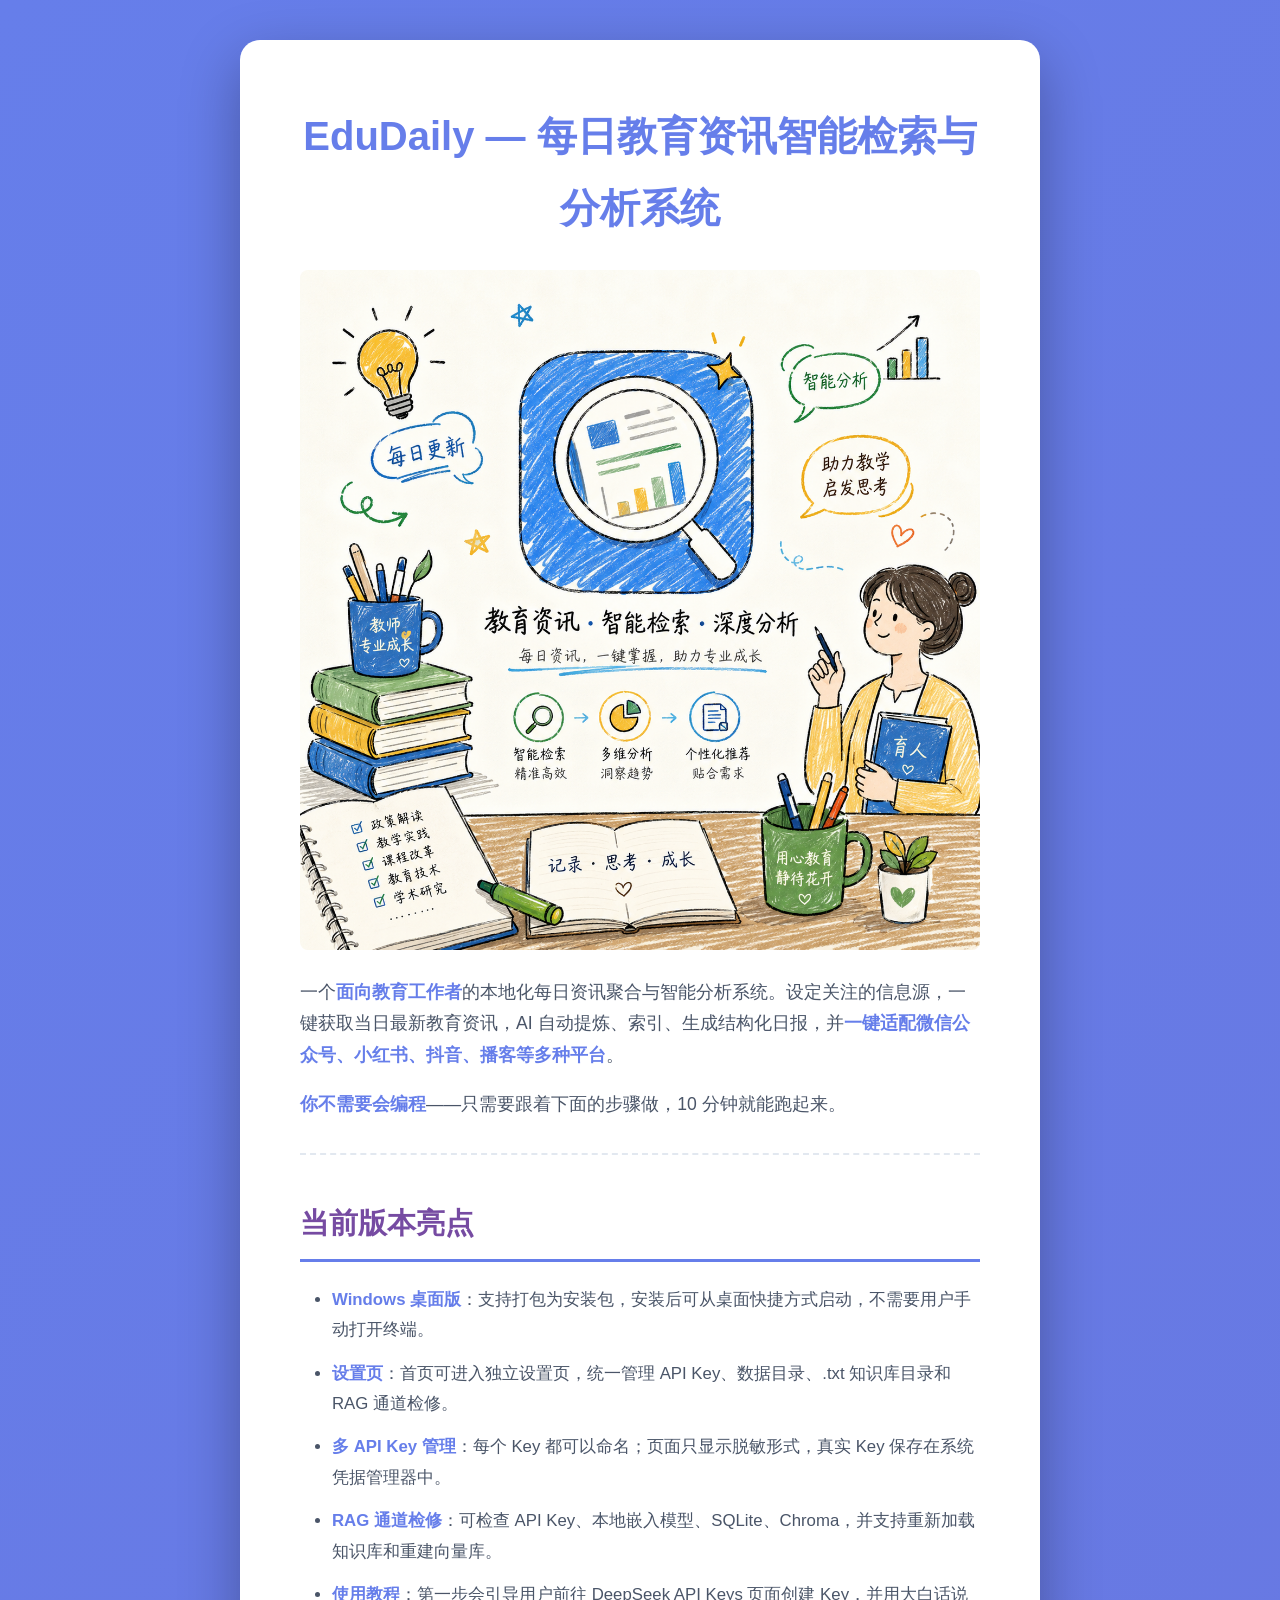
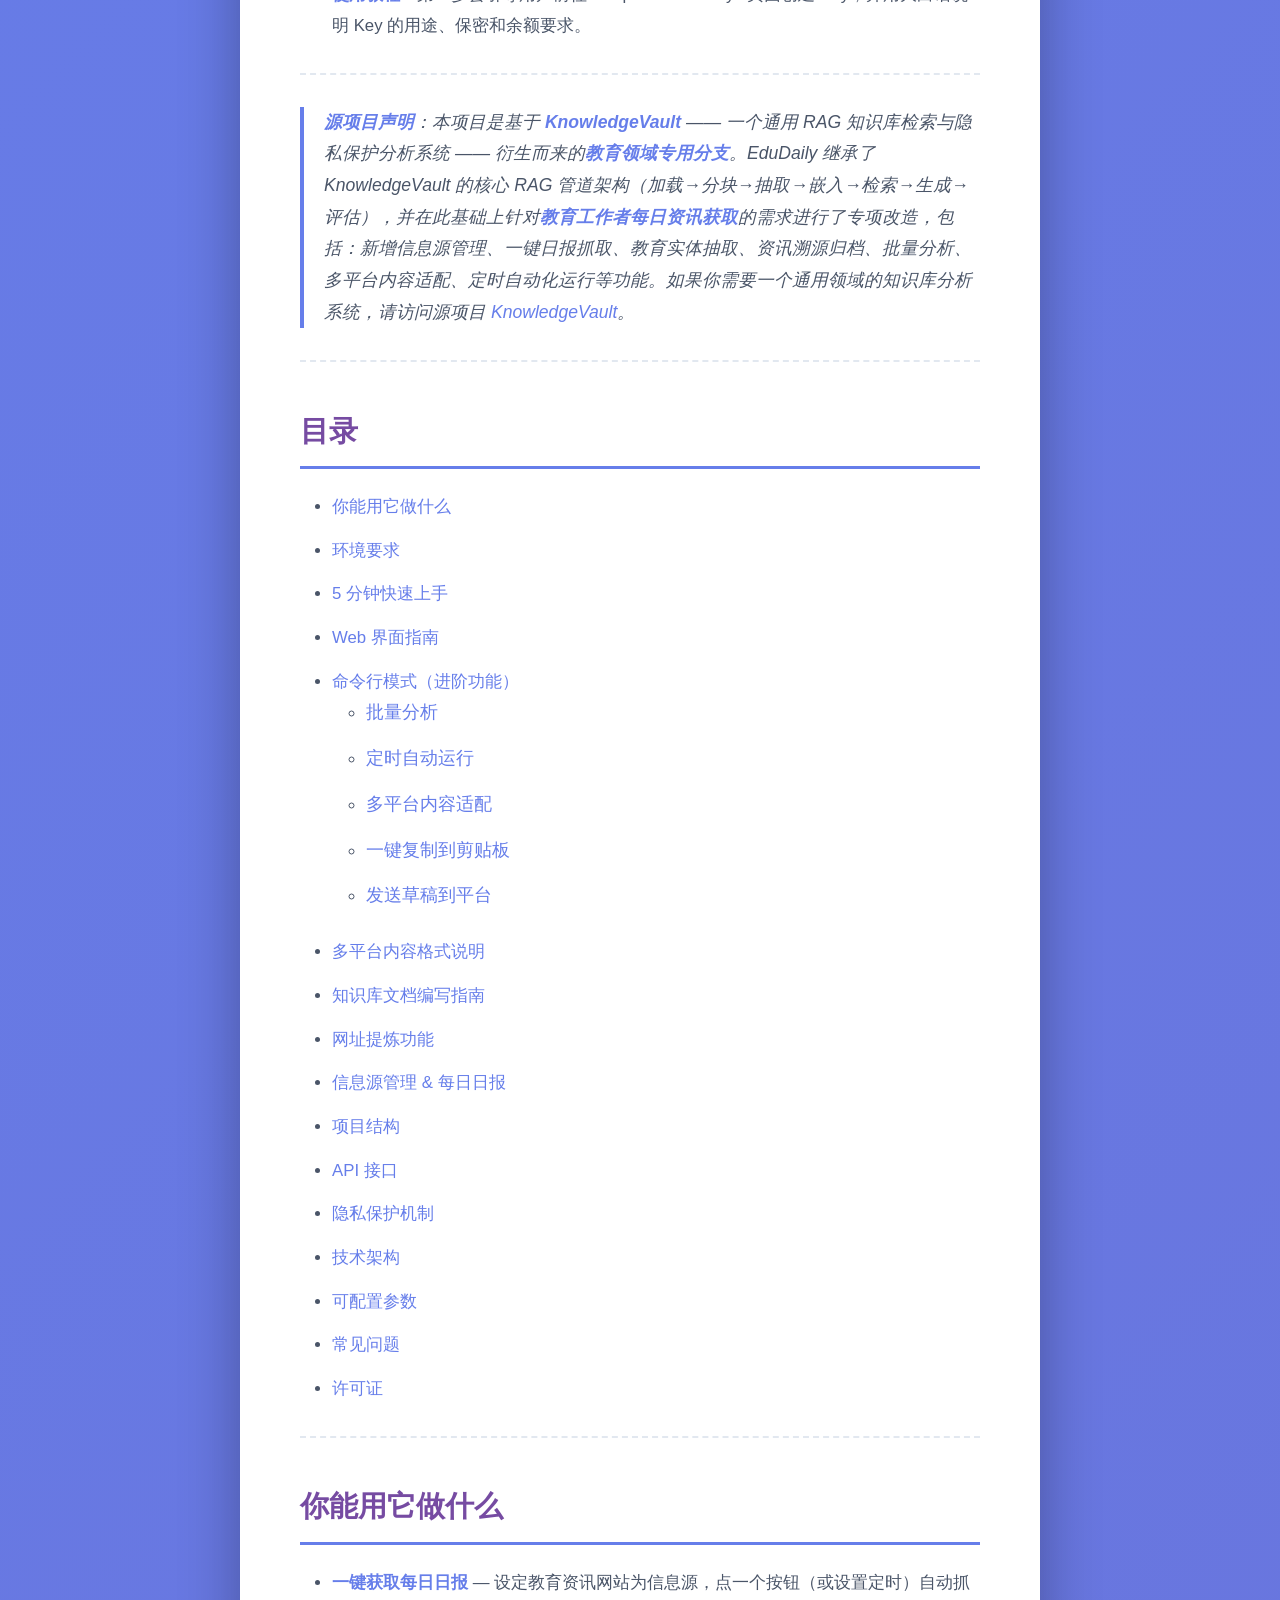
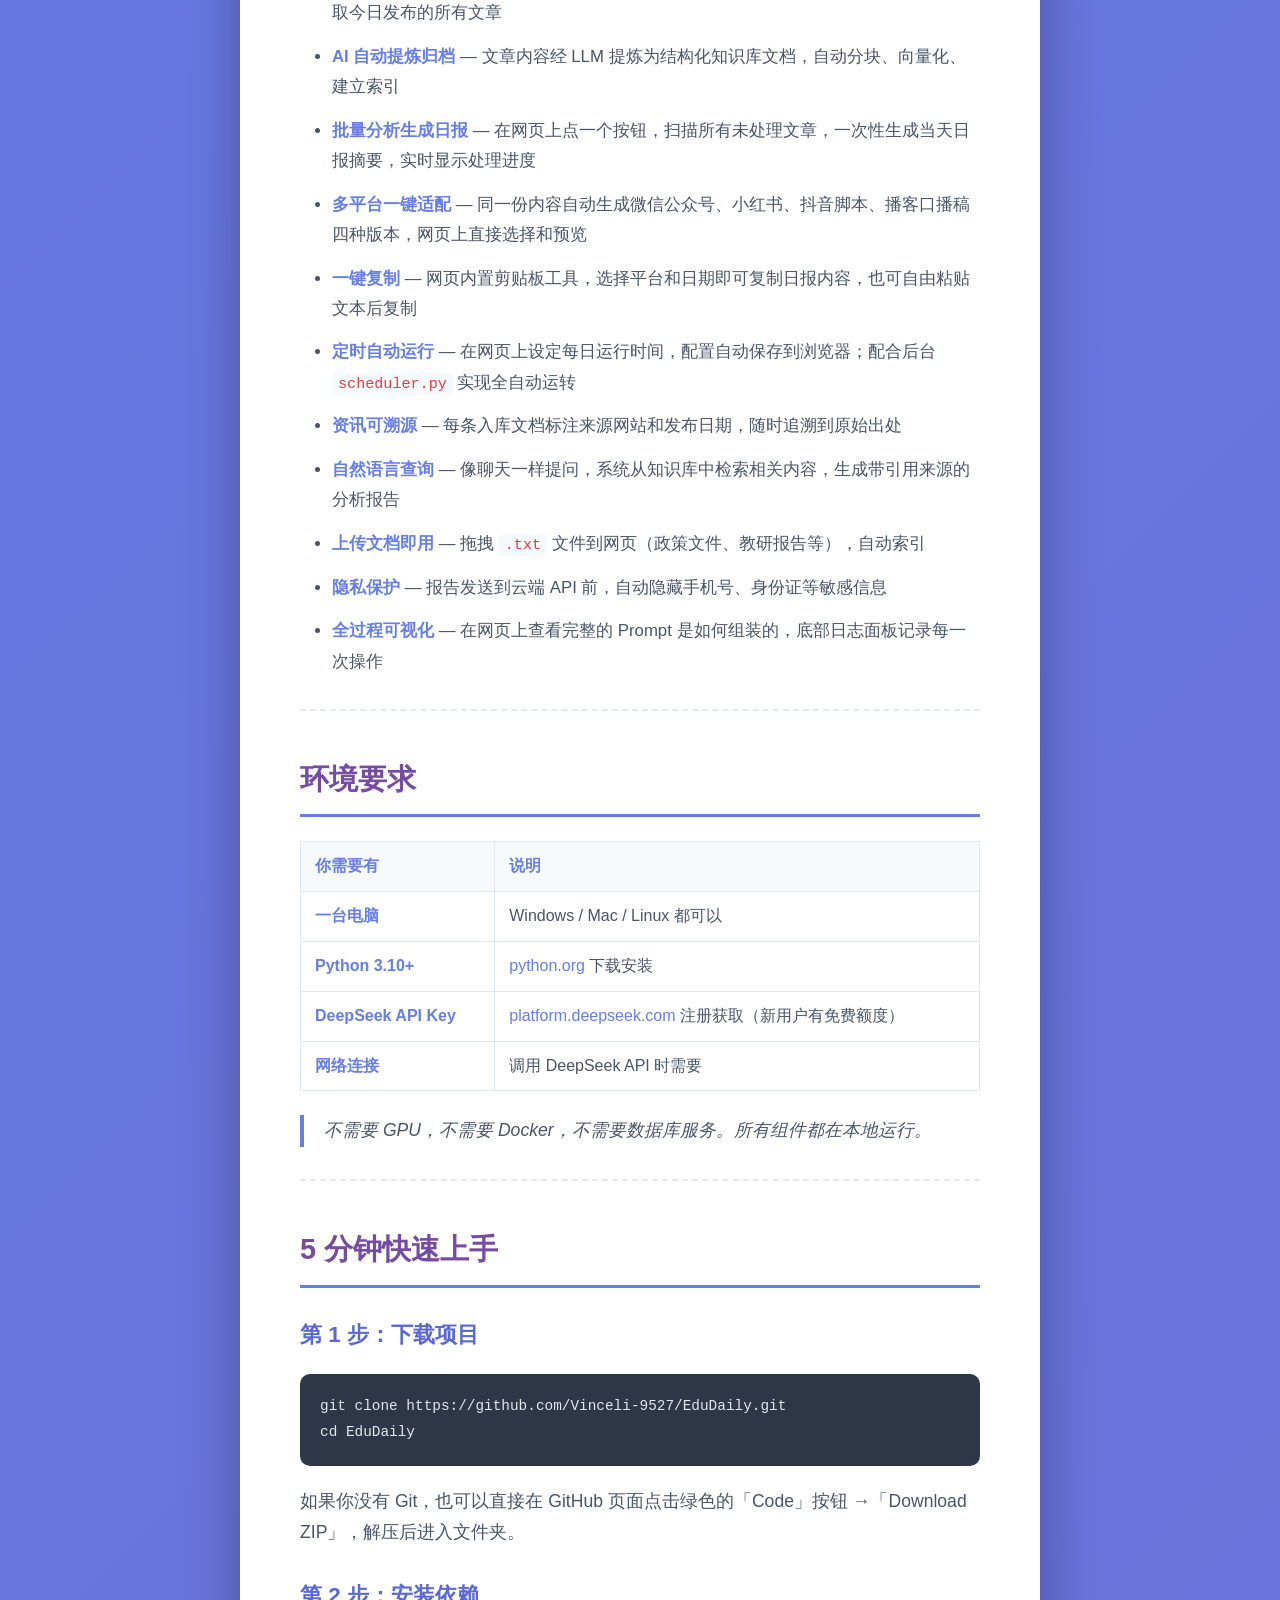
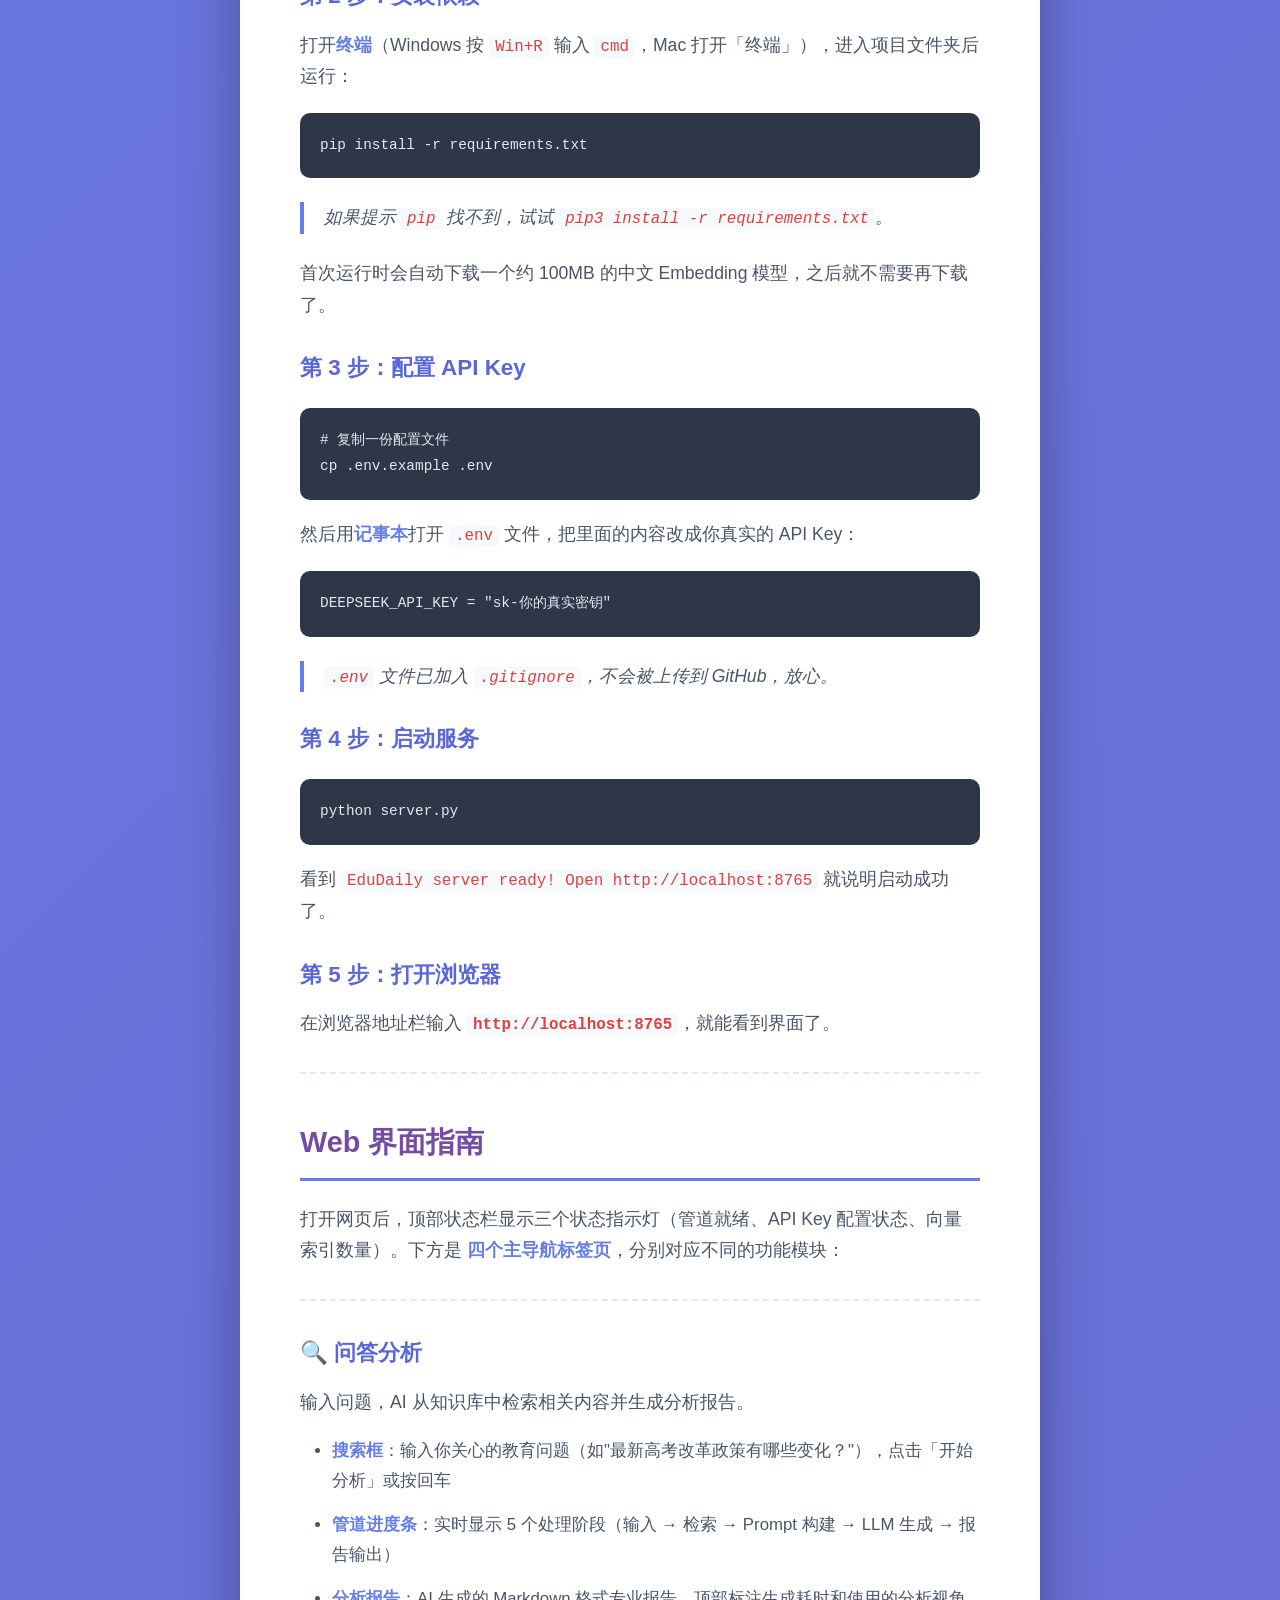
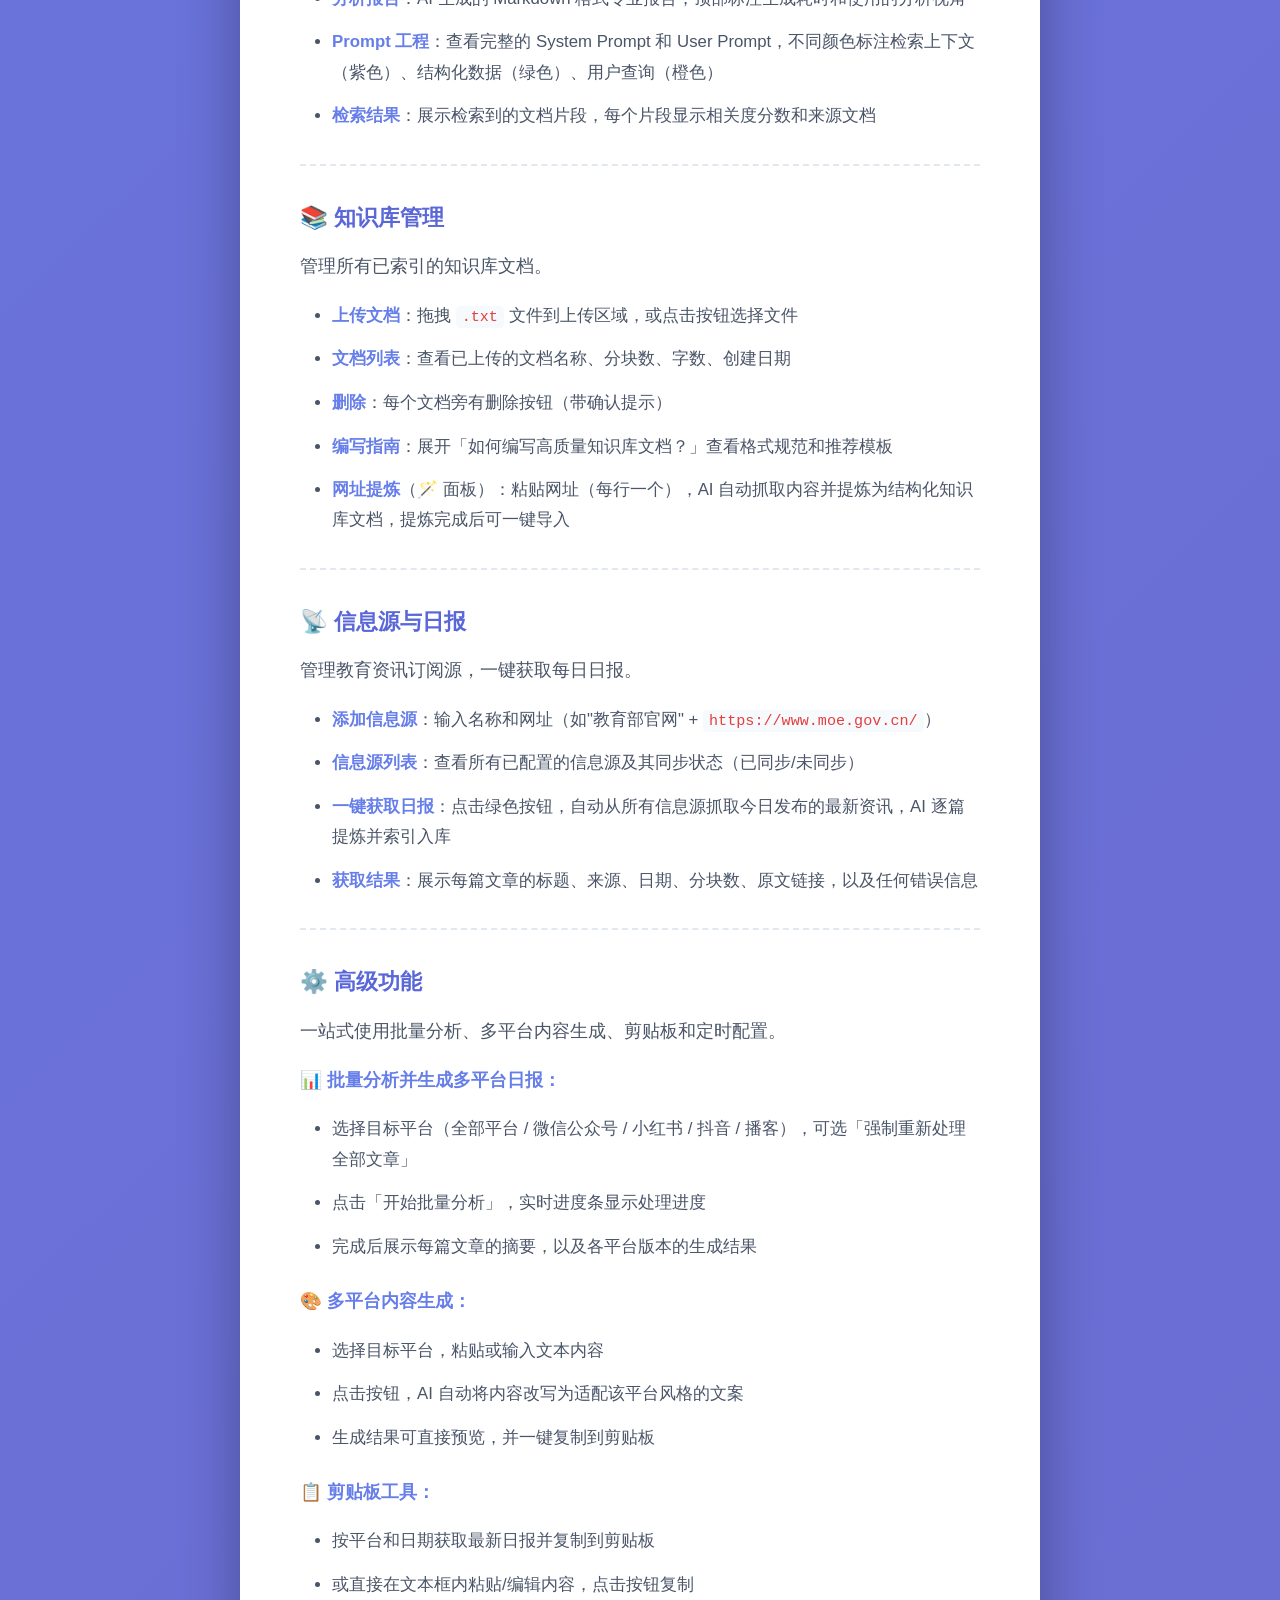
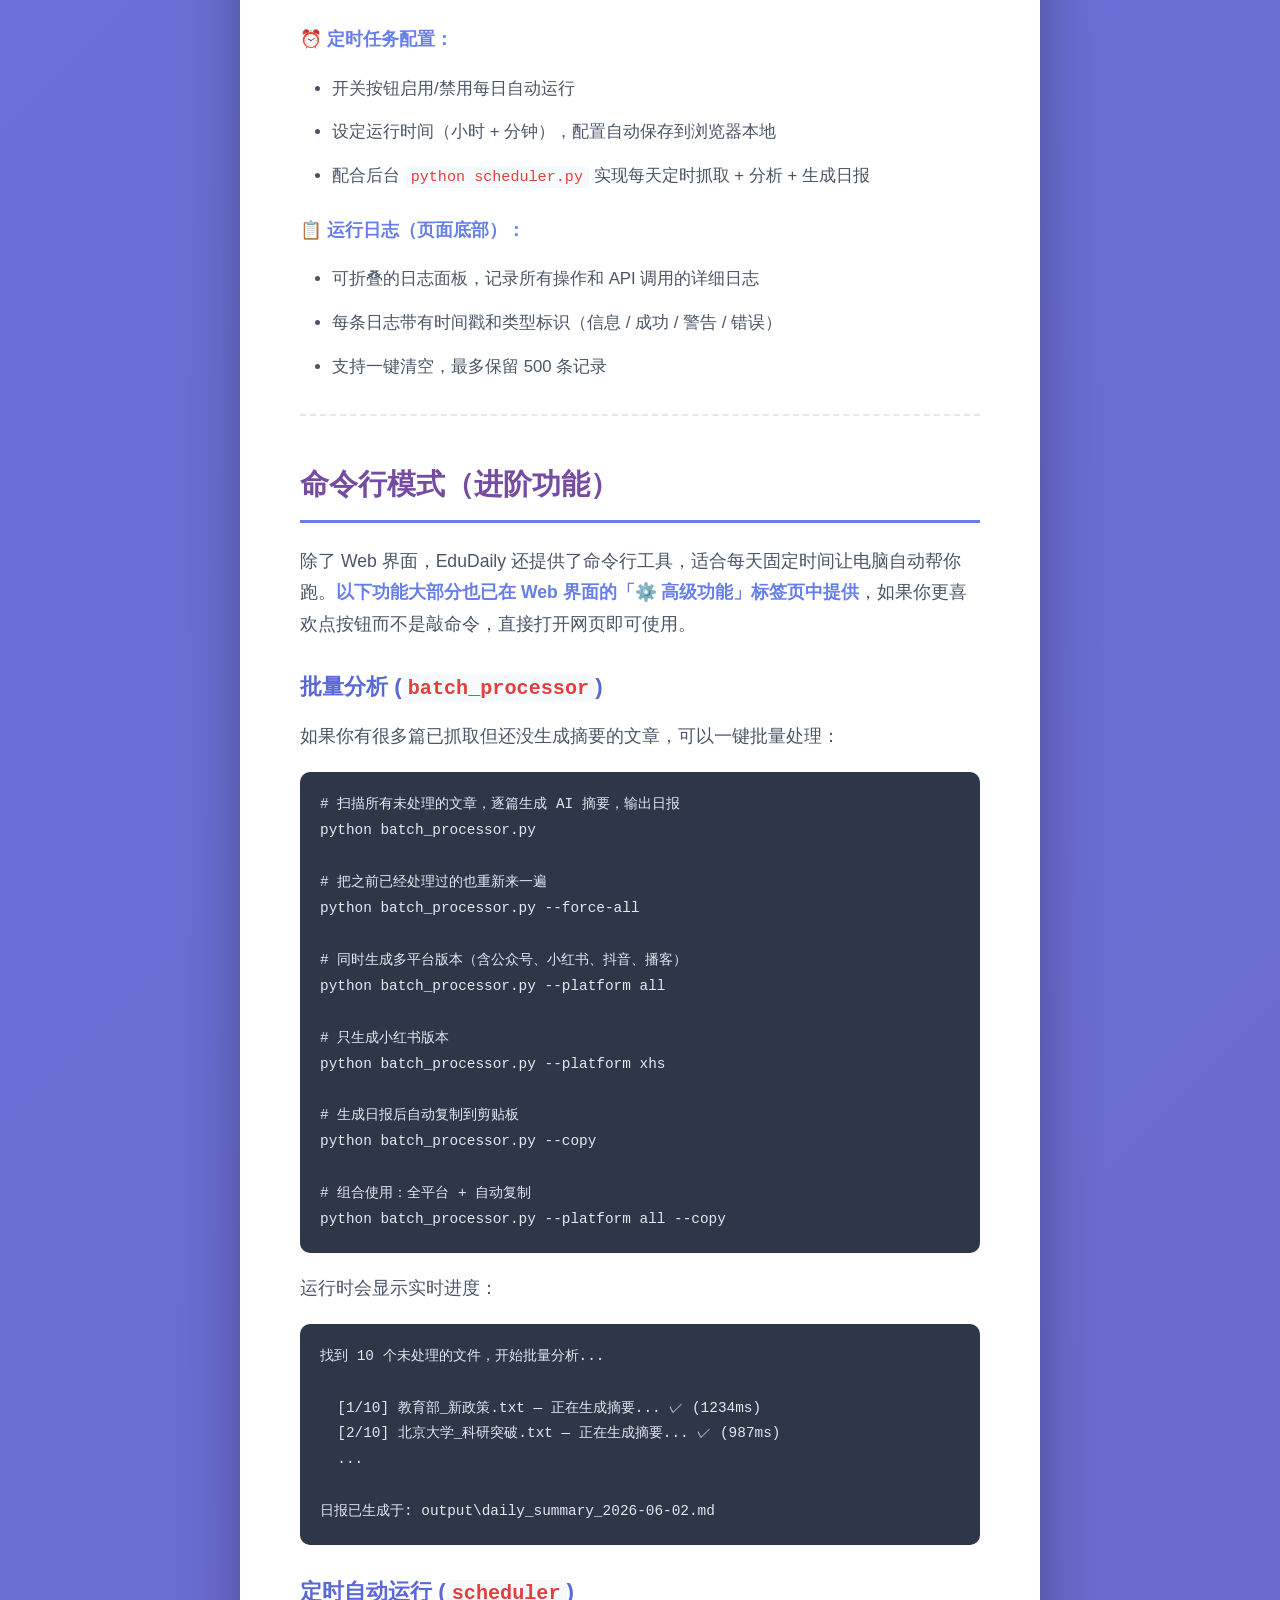
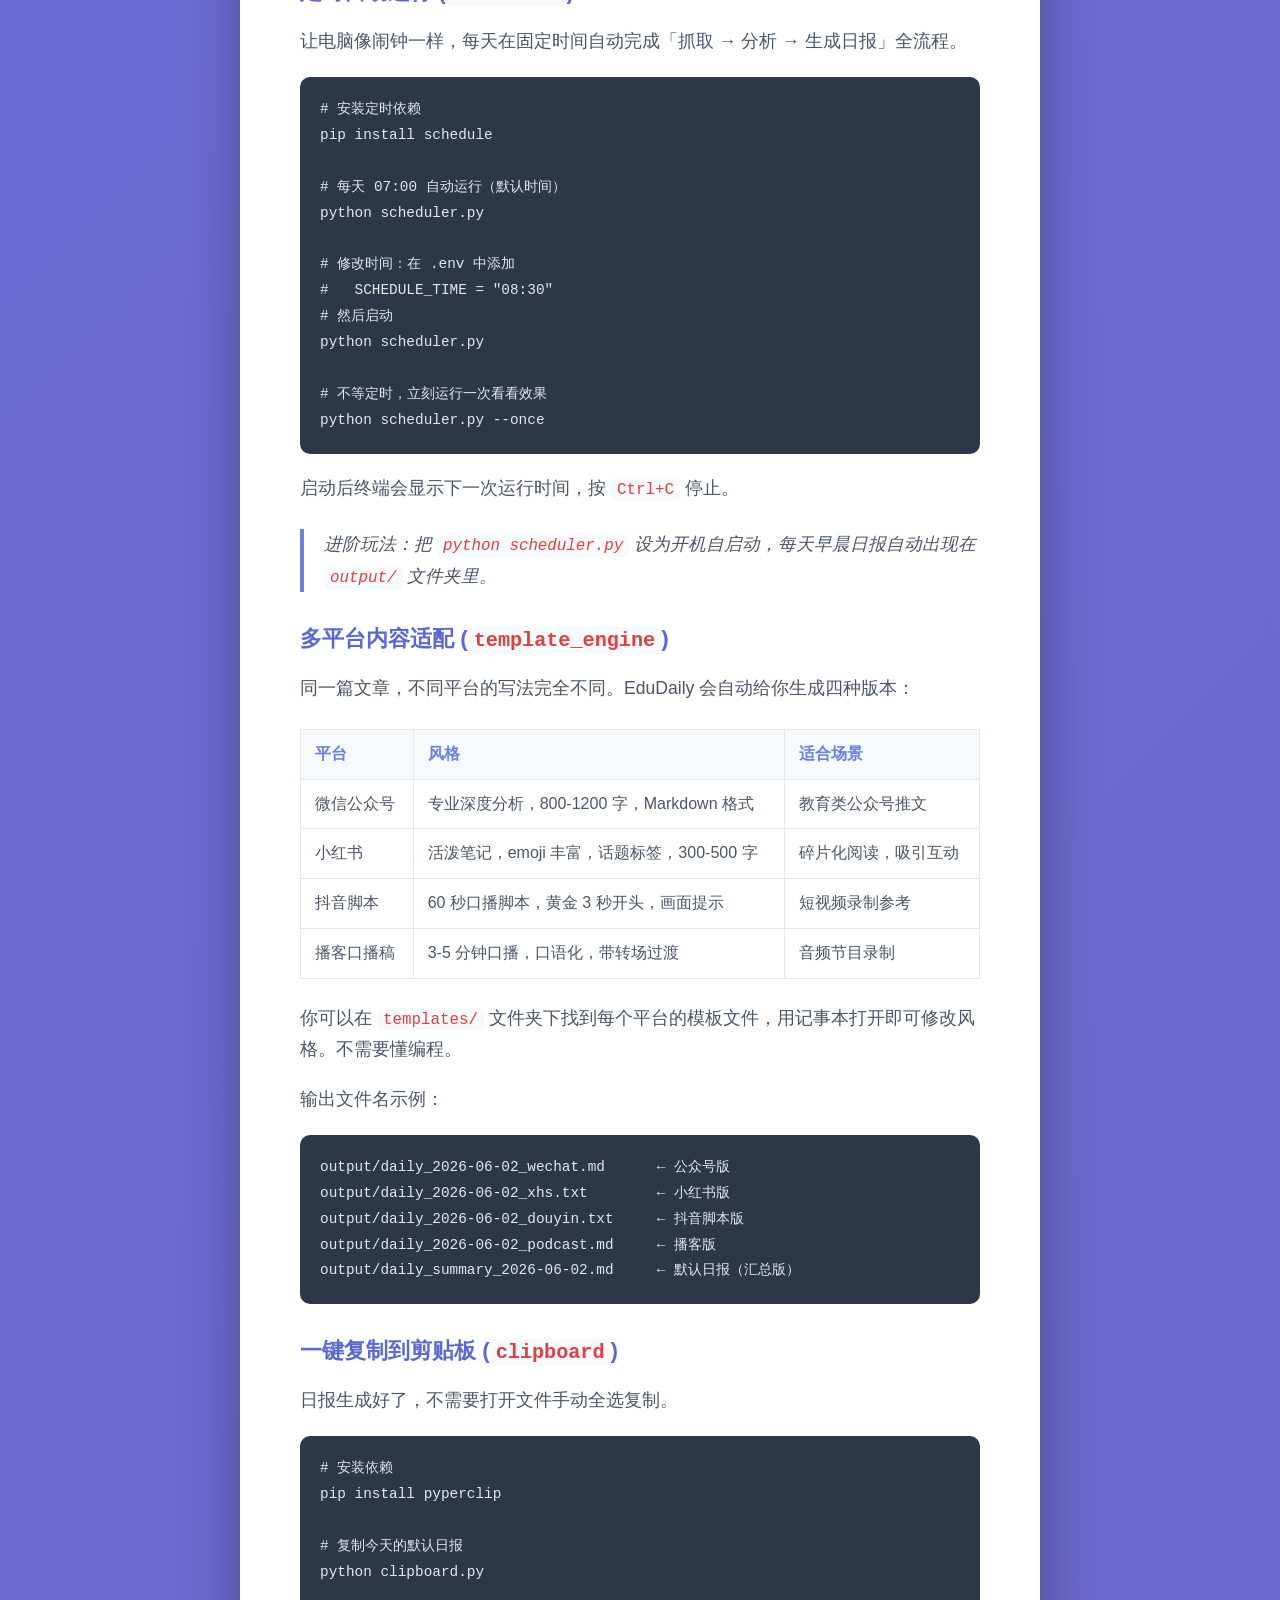
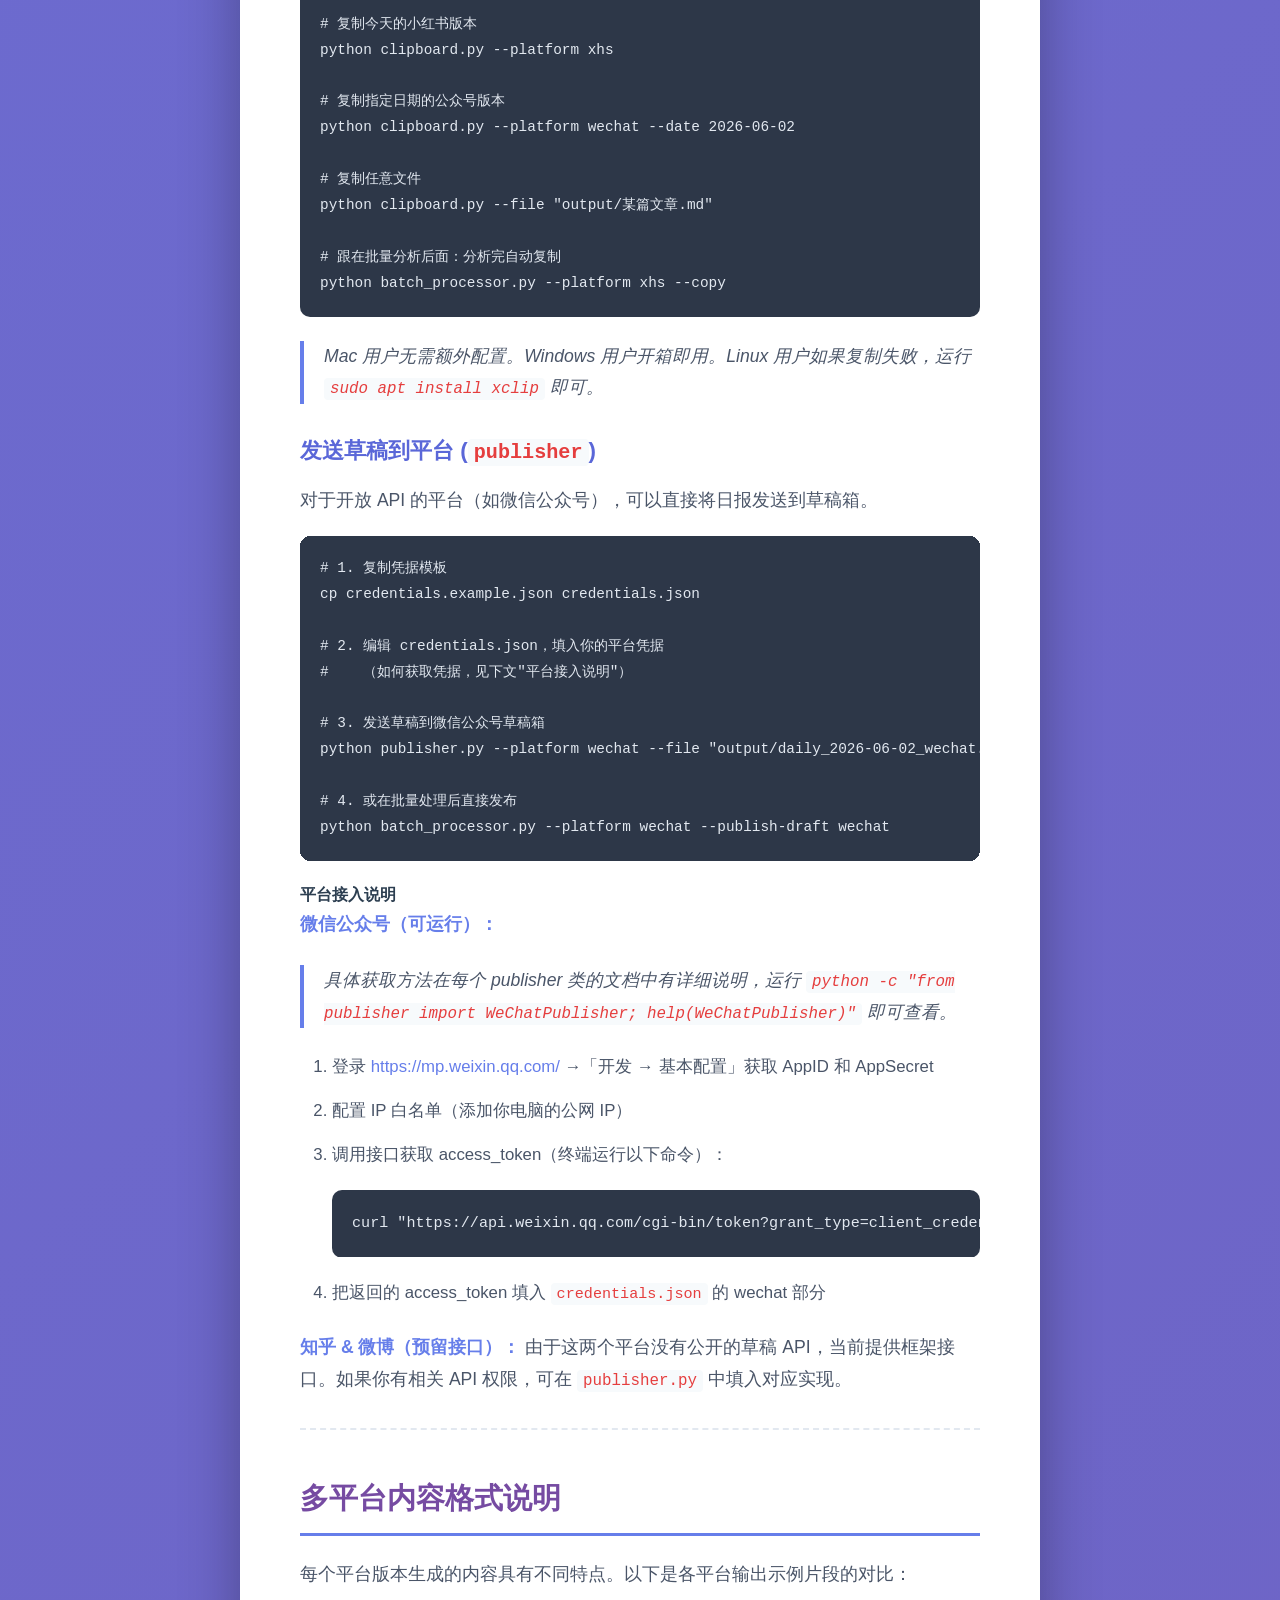
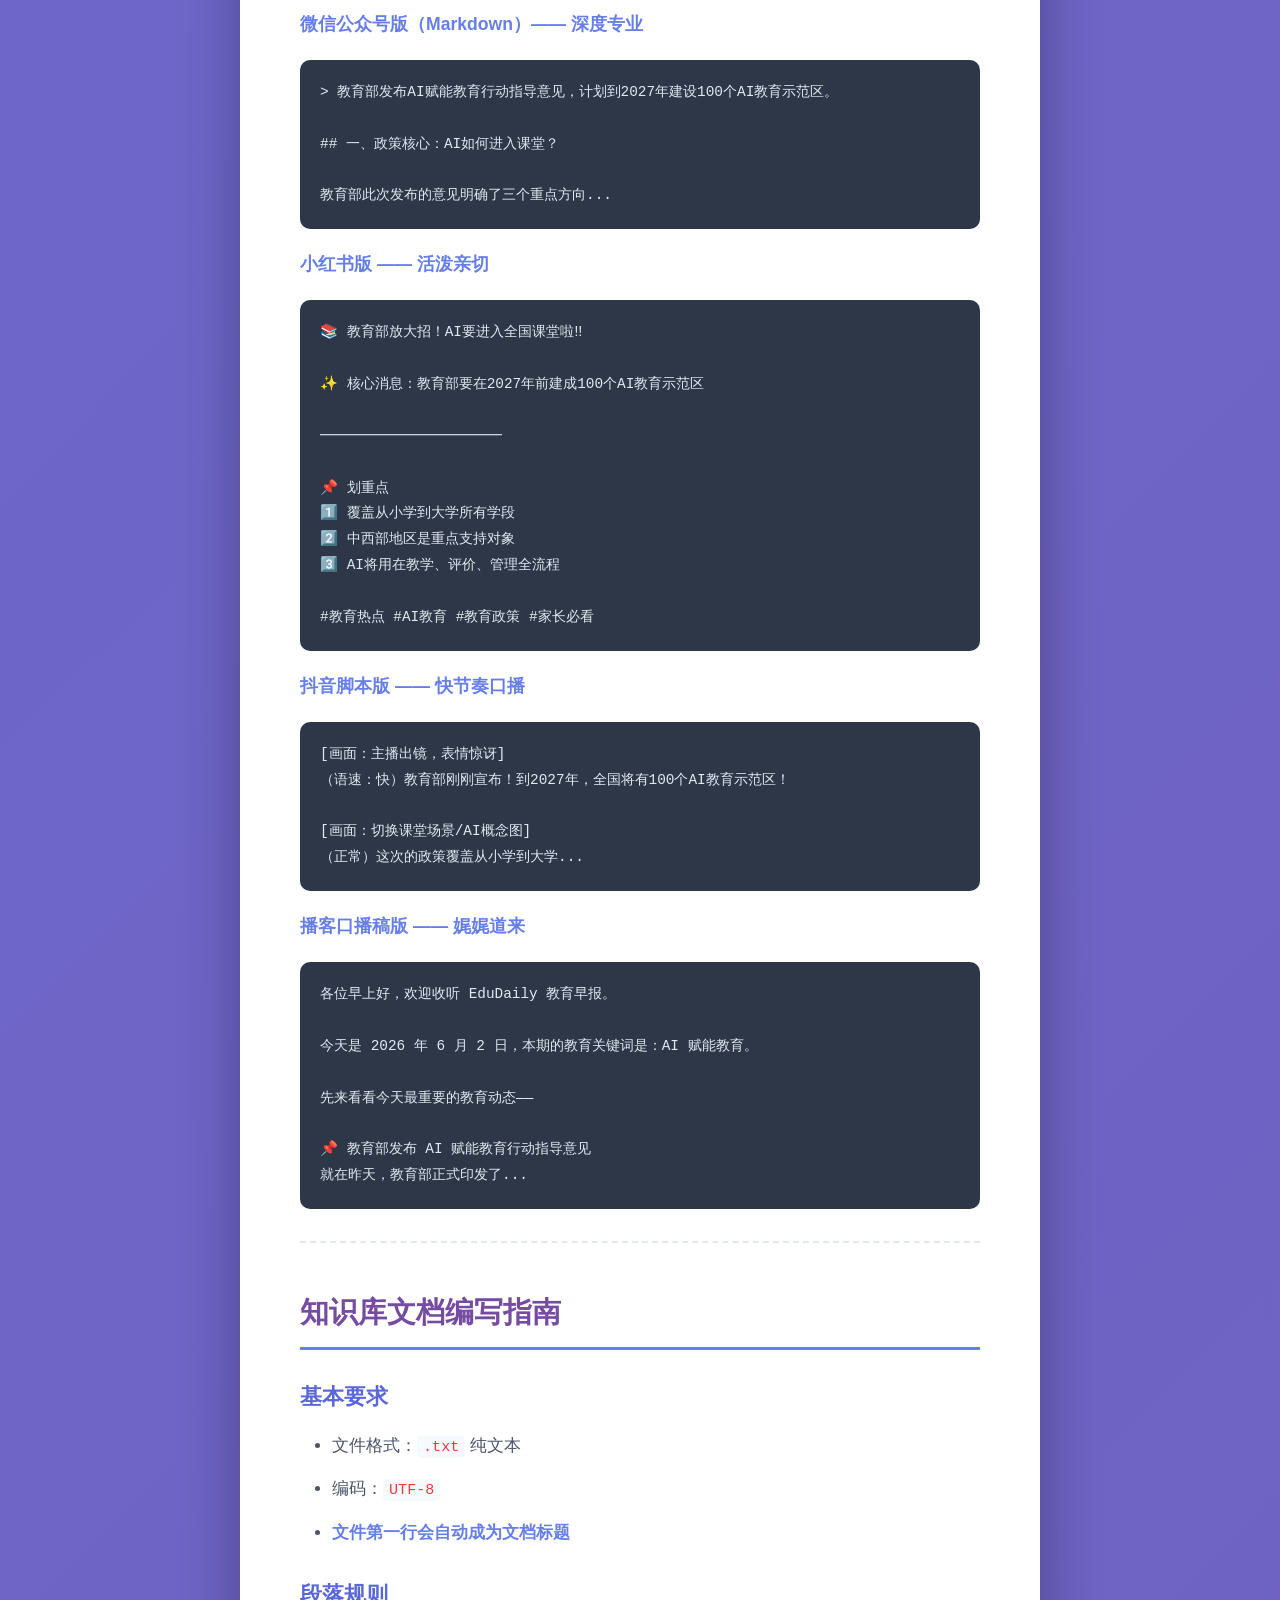
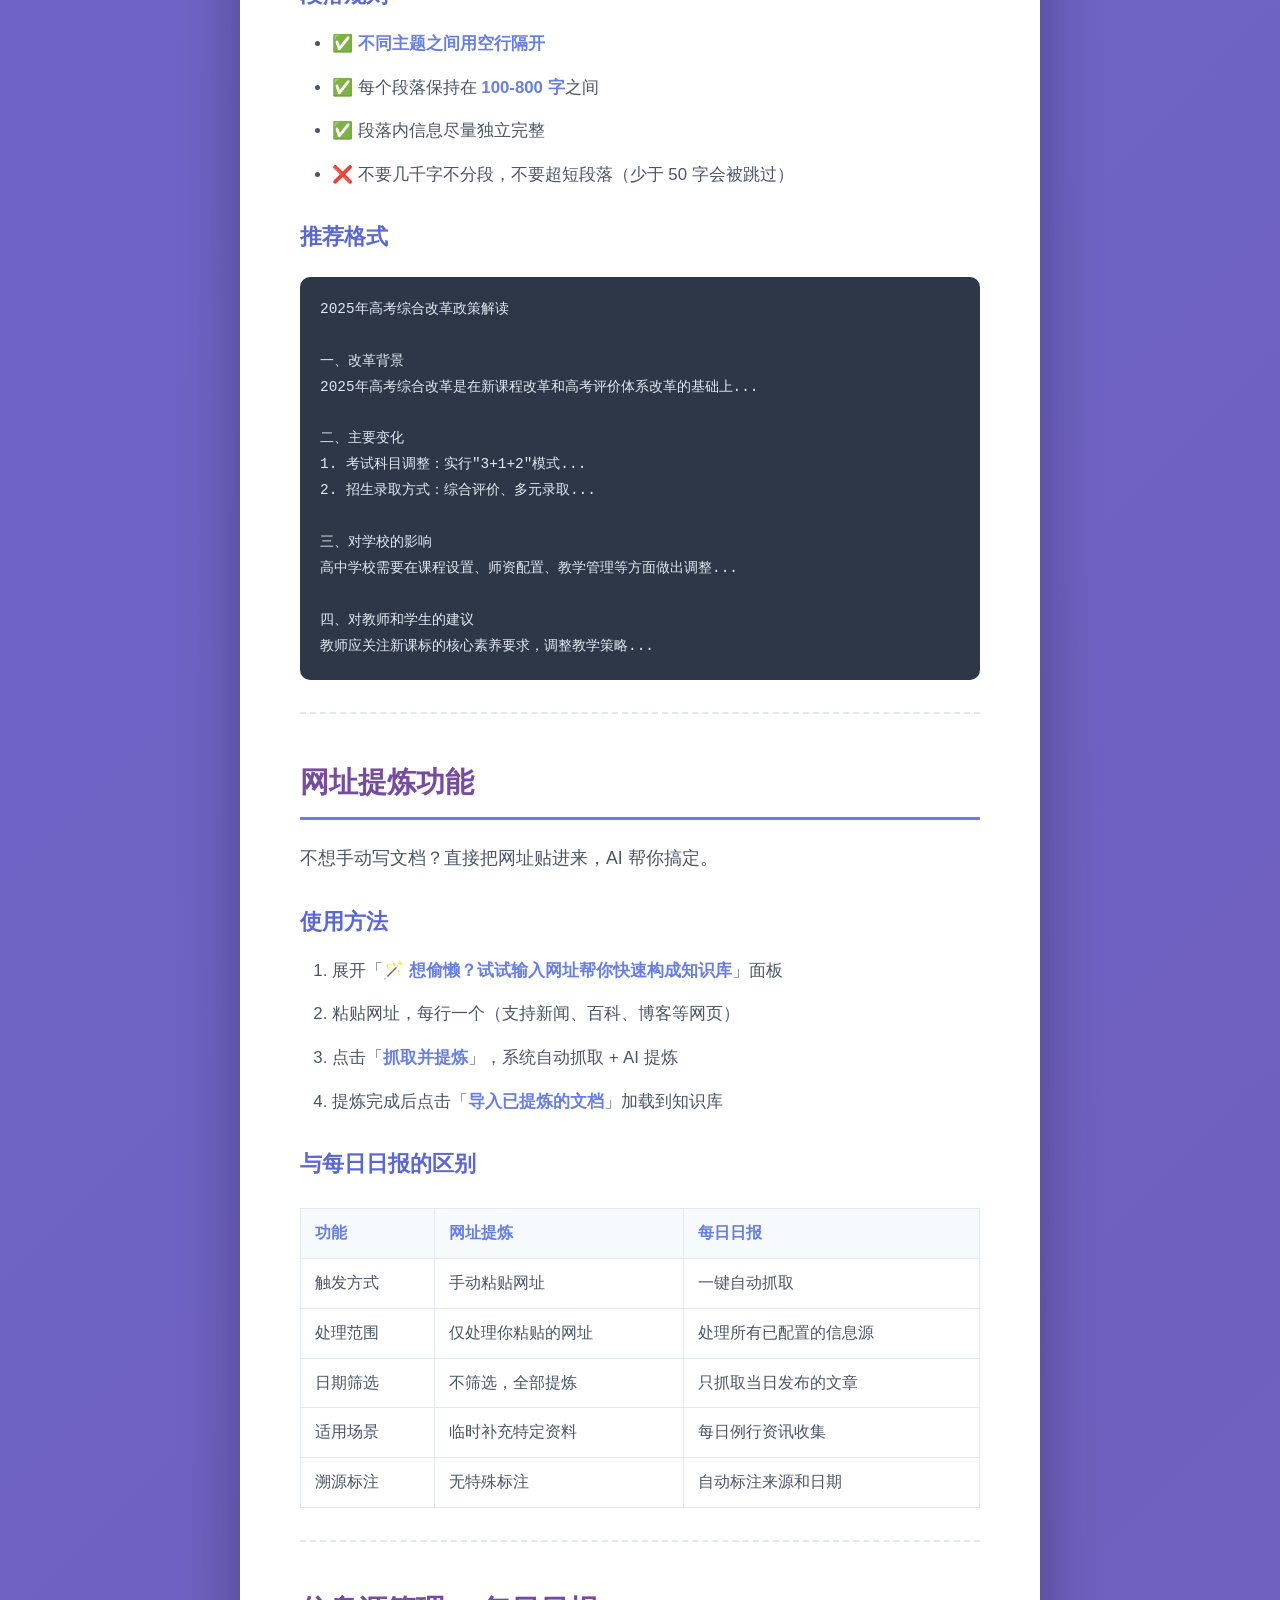
<file: index.html>
<!DOCTYPE html>
<html lang="zh-CN">
<head>
    <meta charset="UTF-8">
    <meta name="viewport" content="width=device-width, initial-scale=1.0">
    <title>PageSkill Output</title>
    <style>
        * {
            margin: 0;
            padding: 0;
            box-sizing: border-box;
        }
        
      body {
        font-family: -apple-system, BlinkMacSystemFont, "Segoe UI", "PingFang SC", sans-serif;
        line-height: 1.8;
        color: #2c3e50;
        background: linear-gradient(135deg, #667eea 0%, #764ba2 100%);
        padding: 40px 20px;
        min-height: 100vh;
      }
      .container {
        max-width: 800px;
        margin: 0 auto;
        background: white;
        border-radius: 20px;
        padding: 60px;
        box-shadow: 0 20px 60px rgba(0,0,0,0.3);
      }
      h1 {
        font-size: 2.5em;
        color: #667eea;
        margin-bottom: 0.5em;
        text-align: center;
        font-weight: 700;
      }
      h2 {
        font-size: 1.8em;
        color: #764ba2;
        margin-top: 1.5em;
        margin-bottom: 0.8em;
        padding-bottom: 0.3em;
        border-bottom: 3px solid #667eea;
        font-weight: 600;
      }
      h3 {
        font-size: 1.4em;
        color: #5a67d8;
        margin-top: 1.2em;
        margin-bottom: 0.6em;
        font-weight: 600;
      }
      p {
        margin-bottom: 1em;
        font-size: 1.1em;
        color: #4a5568;
      }
      ul, ol {
        margin-left: 2em;
        margin-bottom: 1.5em;
      }
      li {
        margin-bottom: 0.8em;
        font-size: 1.05em;
        color: #4a5568;
      }
      strong {
        color: #667eea;
        font-weight: 600;
      }
      hr {
        border: none;
        border-top: 2px dashed #e2e8f0;
        margin: 2em 0;
      }
      code {
        background: #f7fafc;
        padding: 2px 6px;
        border-radius: 4px;
        font-family: 'Monaco', 'Courier New', monospace;
        font-size: 0.9em;
        color: #e53e3e;
      }
      pre {
        background: #2d3748;
        color: #e2e8f0;
        padding: 20px;
        border-radius: 10px;
        overflow-x: auto;
        margin: 1.5em 0;
      }
      pre code {
        background: none;
        color: inherit;
        padding: 0;
      }
      blockquote {
        border-left: 4px solid #667eea;
        padding-left: 20px;
        margin: 1.5em 0;
        color: #718096;
        font-style: italic;
      }
      img {
        max-width: 100%;
        height: auto;
        display: block;
        margin: 1.5em auto;
        border-radius: 8px;
      }
      table {
        width: 100%;
        border-collapse: collapse;
        margin: 1.5em 0;
        font-size: 1em;
      }
      th, td {
        border: 1px solid #e2e8f0;
        padding: 10px 14px;
        text-align: left;
      }
      th {
        background: #f7fafc;
        color: #667eea;
        font-weight: 600;
      }
      td {
        color: #4a5568;
      }
      a {
        color: #667eea;
        text-decoration: none;
      }
      a:hover {
        text-decoration: underline;
      }
    
    </style>
</head>
<body>
    <div class="container">
        <h1>EduDaily — 每日教育资讯智能检索与分析系统</h1>
<p><img src="assets/branding/readme-hero.png" alt="EduDaily 教育资讯智能检索与分析"></p>
<p>一个<strong>面向教育工作者</strong>的本地化每日资讯聚合与智能分析系统。设定关注的信息源，一键获取当日最新教育资讯，AI 自动提炼、索引、生成结构化日报，并<strong>一键适配微信公众号、小红书、抖音、播客等多种平台</strong>。</p>
<p><strong>你不需要会编程</strong>——只需要跟着下面的步骤做，10 分钟就能跑起来。</p>
<hr>
<h2>当前版本亮点</h2>
<ul>
<li><strong>Windows 桌面版</strong>：支持打包为安装包，安装后可从桌面快捷方式启动，不需要用户手动打开终端。</li>
<li><strong>设置页</strong>：首页可进入独立设置页，统一管理 API Key、数据目录、.txt 知识库目录和 RAG 通道检修。</li>
<li><strong>多 API Key 管理</strong>：每个 Key 都可以命名；页面只显示脱敏形式，真实 Key 保存在系统凭据管理器中。</li>
<li><strong>RAG 通道检修</strong>：可检查 API Key、本地嵌入模型、SQLite、Chroma，并支持重新加载知识库和重建向量库。</li>
<li><strong>使用教程</strong>：第一步会引导用户前往 DeepSeek API Keys 页面创建 Key，并用大白话说明 Key 的用途、保密和余额要求。</li>
</ul>
<hr>
<blockquote>
<p><strong>源项目声明</strong>：本项目是基于 <a href="https://github.com/Vinceli-9527/KnowledgeVault"><strong>KnowledgeVault</strong></a> —— 一个通用 RAG 知识库检索与隐私保护分析系统 —— 衍生而来的<strong>教育领域专用分支</strong>。EduDaily 继承了 KnowledgeVault 的核心 RAG 管道架构（加载→分块→抽取→嵌入→检索→生成→评估），并在此基础上针对<strong>教育工作者每日资讯获取</strong>的需求进行了专项改造，包括：新增信息源管理、一键日报抓取、教育实体抽取、资讯溯源归档、批量分析、多平台内容适配、定时自动化运行等功能。如果你需要一个通用领域的知识库分析系统，请访问源项目 <a href="https://github.com/Vinceli-9527/KnowledgeVault">KnowledgeVault</a>。</p>
</blockquote>
<hr>
<h2>目录</h2>
<ul>
<li><a href="#%E4%BD%A0%E8%83%BD%E7%94%A8%E5%AE%83%E5%81%9A%E4%BB%80%E4%B9%88">你能用它做什么</a></li>
<li><a href="#%E7%8E%AF%E5%A2%83%E8%A6%81%E6%B1%82">环境要求</a></li>
<li><a href="#5-%E5%88%86%E9%92%9F%E5%BF%AB%E9%80%9F%E4%B8%8A%E6%89%8B">5 分钟快速上手</a></li>
<li><a href="#web-%E7%95%8C%E9%9D%A2%E6%8C%87%E5%8D%97">Web 界面指南</a></li>
<li><a href="#%E5%91%BD%E4%BB%A4%E8%A1%8C%E6%A8%A1%E5%BC%8F%E8%BF%9B%E9%98%B6%E5%8A%9F%E8%83%BD">命令行模式（进阶功能）</a><ul>
<li><a href="#%E6%89%B9%E9%87%8F%E5%88%86%E6%9E%90-batch_processor">批量分析</a></li>
<li><a href="#%E5%AE%9A%E6%97%B6%E8%87%AA%E5%8A%A8%E8%BF%90%E8%A1%8C-scheduler">定时自动运行</a></li>
<li><a href="#%E5%A4%9A%E5%B9%B3%E5%8F%B0%E5%86%85%E5%AE%B9%E9%80%82%E9%85%8D-template_engine">多平台内容适配</a></li>
<li><a href="#%E4%B8%80%E9%94%AE%E5%A4%8D%E5%88%B6%E5%88%B0%E5%89%AA%E8%B4%B4%E6%9D%BF-clipboard">一键复制到剪贴板</a></li>
<li><a href="#%E5%8F%91%E9%80%81%E8%8D%89%E7%A8%BF%E5%88%B0%E5%B9%B3%E5%8F%B0-publisher">发送草稿到平台</a></li>
</ul>
</li>
<li><a href="#%E5%A4%9A%E5%B9%B3%E5%8F%B0%E5%86%85%E5%AE%B9%E6%A0%BC%E5%BC%8F%E8%AF%B4%E6%98%8E">多平台内容格式说明</a></li>
<li><a href="#%E7%9F%A5%E8%AF%86%E5%BA%93%E6%96%87%E6%A1%A3%E7%BC%96%E5%86%99%E6%8C%87%E5%8D%97">知识库文档编写指南</a></li>
<li><a href="#%E7%BD%91%E5%9D%80%E6%8F%90%E7%82%BC%E5%8A%9F%E8%83%BD">网址提炼功能</a></li>
<li><a href="#%E4%BF%A1%E6%81%AF%E6%BA%90%E7%AE%A1%E7%90%86--%E6%AF%8F%E6%97%A5%E6%97%A5%E6%8A%A5">信息源管理 &amp; 每日日报</a></li>
<li><a href="#%E9%A1%B9%E7%9B%AE%E7%BB%93%E6%9E%84">项目结构</a></li>
<li><a href="#api-%E6%8E%A5%E5%8F%A3">API 接口</a></li>
<li><a href="#%E9%9A%90%E7%A7%81%E4%BF%9D%E6%8A%A4%E6%9C%BA%E5%88%B6">隐私保护机制</a></li>
<li><a href="#%E6%8A%80%E6%9C%AF%E6%9E%B6%E6%9E%84">技术架构</a></li>
<li><a href="#%E5%8F%AF%E9%85%8D%E7%BD%AE%E5%8F%82%E6%95%B0">可配置参数</a></li>
<li><a href="#%E5%B8%B8%E8%A7%81%E9%97%AE%E9%A2%98">常见问题</a></li>
<li><a href="#%E8%AE%B8%E5%8F%AF%E8%AF%81">许可证</a></li>
</ul>
<hr>
<h2>你能用它做什么</h2>
<ul>
<li><strong>一键获取每日日报</strong> — 设定教育资讯网站为信息源，点一个按钮（或设置定时）自动抓取今日发布的所有文章</li>
<li><strong>AI 自动提炼归档</strong> — 文章内容经 LLM 提炼为结构化知识库文档，自动分块、向量化、建立索引</li>
<li><strong>批量分析生成日报</strong> — 在网页上点一个按钮，扫描所有未处理文章，一次性生成当天日报摘要，实时显示处理进度</li>
<li><strong>多平台一键适配</strong> — 同一份内容自动生成微信公众号、小红书、抖音脚本、播客口播稿四种版本，网页上直接选择和预览</li>
<li><strong>一键复制</strong> — 网页内置剪贴板工具，选择平台和日期即可复制日报内容，也可自由粘贴文本后复制</li>
<li><strong>定时自动运行</strong> — 在网页上设定每日运行时间，配置自动保存到浏览器；配合后台 <code>scheduler.py</code> 实现全自动运转</li>
<li><strong>资讯可溯源</strong> — 每条入库文档标注来源网站和发布日期，随时追溯到原始出处</li>
<li><strong>自然语言查询</strong> — 像聊天一样提问，系统从知识库中检索相关内容，生成带引用来源的分析报告</li>
<li><strong>上传文档即用</strong> — 拖拽 <code>.txt</code> 文件到网页（政策文件、教研报告等），自动索引</li>
<li><strong>隐私保护</strong> — 报告发送到云端 API 前，自动隐藏手机号、身份证等敏感信息</li>
<li><strong>全过程可视化</strong> — 在网页上查看完整的 Prompt 是如何组装的，底部日志面板记录每一次操作</li>
</ul>
<hr>
<h2>环境要求</h2>
<table>
<thead>
<tr>
<th>你需要有</th>
<th>说明</th>
</tr>
</thead>
<tbody><tr>
<td><strong>一台电脑</strong></td>
<td>Windows / Mac / Linux 都可以</td>
</tr>
<tr>
<td><strong>Python 3.10+</strong></td>
<td><a href="https://www.python.org/downloads/">python.org</a> 下载安装</td>
</tr>
<tr>
<td><strong>DeepSeek API Key</strong></td>
<td><a href="https://platform.deepseek.com/">platform.deepseek.com</a> 注册获取（新用户有免费额度）</td>
</tr>
<tr>
<td><strong>网络连接</strong></td>
<td>调用 DeepSeek API 时需要</td>
</tr>
</tbody></table>
<blockquote>
<p>不需要 GPU，不需要 Docker，不需要数据库服务。所有组件都在本地运行。</p>
</blockquote>
<hr>
<h2>5 分钟快速上手</h2>
<h3>第 1 步：下载项目</h3>
<pre><code class="language-bash">git clone https://github.com/Vinceli-9527/EduDaily.git
cd EduDaily
</code></pre>
<p>如果你没有 Git，也可以直接在 GitHub 页面点击绿色的「Code」按钮 →「Download ZIP」，解压后进入文件夹。</p>
<h3>第 2 步：安装依赖</h3>
<p>打开<strong>终端</strong>（Windows 按 <code>Win+R</code> 输入 <code>cmd</code>，Mac 打开「终端」），进入项目文件夹后运行：</p>
<pre><code class="language-bash">pip install -r requirements.txt
</code></pre>
<blockquote>
<p>如果提示 <code>pip</code> 找不到，试试 <code>pip3 install -r requirements.txt</code>。</p>
</blockquote>
<p>首次运行时会自动下载一个约 100MB 的中文 Embedding 模型，之后就不需要再下载了。</p>
<h3>第 3 步：配置 API Key</h3>
<pre><code class="language-bash"># 复制一份配置文件
cp .env.example .env
</code></pre>
<p>然后用<strong>记事本</strong>打开 <code>.env</code> 文件，把里面的内容改成你真实的 API Key：</p>
<pre><code>DEEPSEEK_API_KEY = &quot;sk-你的真实密钥&quot;
</code></pre>
<blockquote>
<p><code>.env</code> 文件已加入 <code>.gitignore</code>，不会被上传到 GitHub，放心。</p>
</blockquote>
<h3>第 4 步：启动服务</h3>
<pre><code class="language-bash">python server.py
</code></pre>
<p>看到 <code>EduDaily server ready! Open http://localhost:8765</code> 就说明启动成功了。</p>
<h3>第 5 步：打开浏览器</h3>
<p>在浏览器地址栏输入 <strong><code>http://localhost:8765</code></strong>，就能看到界面了。</p>
<hr>
<h2>Web 界面指南</h2>
<p>打开网页后，顶部状态栏显示三个状态指示灯（管道就绪、API Key 配置状态、向量索引数量）。下方是 <strong>四个主导航标签页</strong>，分别对应不同的功能模块：</p>
<hr>
<h3>🔍 问答分析</h3>
<p>输入问题，AI 从知识库中检索相关内容并生成分析报告。</p>
<ul>
<li><strong>搜索框</strong>：输入你关心的教育问题（如&quot;最新高考改革政策有哪些变化？&quot;），点击「开始分析」或按回车</li>
<li><strong>管道进度条</strong>：实时显示 5 个处理阶段（输入 → 检索 → Prompt 构建 → LLM 生成 → 报告输出）</li>
<li><strong>分析报告</strong>：AI 生成的 Markdown 格式专业报告，顶部标注生成耗时和使用的分析视角</li>
<li><strong>Prompt 工程</strong>：查看完整的 System Prompt 和 User Prompt，不同颜色标注检索上下文（紫色）、结构化数据（绿色）、用户查询（橙色）</li>
<li><strong>检索结果</strong>：展示检索到的文档片段，每个片段显示相关度分数和来源文档</li>
</ul>
<hr>
<h3>📚 知识库管理</h3>
<p>管理所有已索引的知识库文档。</p>
<ul>
<li><strong>上传文档</strong>：拖拽 <code>.txt</code> 文件到上传区域，或点击按钮选择文件</li>
<li><strong>文档列表</strong>：查看已上传的文档名称、分块数、字数、创建日期</li>
<li><strong>删除</strong>：每个文档旁有删除按钮（带确认提示）</li>
<li><strong>编写指南</strong>：展开「如何编写高质量知识库文档？」查看格式规范和推荐模板</li>
<li><strong>网址提炼</strong>（🪄 面板）：粘贴网址（每行一个），AI 自动抓取内容并提炼为结构化知识库文档，提炼完成后可一键导入</li>
</ul>
<hr>
<h3>📡 信息源与日报</h3>
<p>管理教育资讯订阅源，一键获取每日日报。</p>
<ul>
<li><strong>添加信息源</strong>：输入名称和网址（如&quot;教育部官网&quot; + <code>https://www.moe.gov.cn/</code>）</li>
<li><strong>信息源列表</strong>：查看所有已配置的信息源及其同步状态（已同步/未同步）</li>
<li><strong>一键获取日报</strong>：点击绿色按钮，自动从所有信息源抓取今日发布的最新资讯，AI 逐篇提炼并索引入库</li>
<li><strong>获取结果</strong>：展示每篇文章的标题、来源、日期、分块数、原文链接，以及任何错误信息</li>
</ul>
<hr>
<h3>⚙️ 高级功能</h3>
<p>一站式使用批量分析、多平台内容生成、剪贴板和定时配置。</p>
<p><strong>📊 批量分析并生成多平台日报：</strong></p>
<ul>
<li>选择目标平台（全部平台 / 微信公众号 / 小红书 / 抖音 / 播客），可选「强制重新处理全部文章」</li>
<li>点击「开始批量分析」，实时进度条显示处理进度</li>
<li>完成后展示每篇文章的摘要，以及各平台版本的生成结果</li>
</ul>
<p><strong>🎨 多平台内容生成：</strong></p>
<ul>
<li>选择目标平台，粘贴或输入文本内容</li>
<li>点击按钮，AI 自动将内容改写为适配该平台风格的文案</li>
<li>生成结果可直接预览，并一键复制到剪贴板</li>
</ul>
<p><strong>📋 剪贴板工具：</strong></p>
<ul>
<li>按平台和日期获取最新日报并复制到剪贴板</li>
<li>或直接在文本框内粘贴/编辑内容，点击按钮复制</li>
</ul>
<p><strong>⏰ 定时任务配置：</strong></p>
<ul>
<li>开关按钮启用/禁用每日自动运行</li>
<li>设定运行时间（小时 + 分钟），配置自动保存到浏览器本地</li>
<li>配合后台 <code>python scheduler.py</code> 实现每天定时抓取 + 分析 + 生成日报</li>
</ul>
<p><strong>📋 运行日志（页面底部）：</strong></p>
<ul>
<li>可折叠的日志面板，记录所有操作和 API 调用的详细日志</li>
<li>每条日志带有时间戳和类型标识（信息 / 成功 / 警告 / 错误）</li>
<li>支持一键清空，最多保留 500 条记录</li>
</ul>
<hr>
<h2>命令行模式（进阶功能）</h2>
<p>除了 Web 界面，EduDaily 还提供了命令行工具，适合每天固定时间让电脑自动帮你跑。<strong>以下功能大部分也已在 Web 界面的「⚙️ 高级功能」标签页中提供</strong>，如果你更喜欢点按钮而不是敲命令，直接打开网页即可使用。</p>
<h3>批量分析 (<code>batch_processor</code>)</h3>
<p>如果你有很多篇已抓取但还没生成摘要的文章，可以一键批量处理：</p>
<pre><code class="language-bash"># 扫描所有未处理的文章，逐篇生成 AI 摘要，输出日报
python batch_processor.py

# 把之前已经处理过的也重新来一遍
python batch_processor.py --force-all

# 同时生成多平台版本（含公众号、小红书、抖音、播客）
python batch_processor.py --platform all

# 只生成小红书版本
python batch_processor.py --platform xhs

# 生成日报后自动复制到剪贴板
python batch_processor.py --copy

# 组合使用：全平台 + 自动复制
python batch_processor.py --platform all --copy
</code></pre>
<p>运行时会显示实时进度：</p>
<pre><code>找到 10 个未处理的文件，开始批量分析...

  [1/10] 教育部_新政策.txt — 正在生成摘要... ✓ (1234ms)
  [2/10] 北京大学_科研突破.txt — 正在生成摘要... ✓ (987ms)
  ...

日报已生成于: output\daily_summary_2026-06-02.md
</code></pre>
<h3>定时自动运行 (<code>scheduler</code>)</h3>
<p>让电脑像闹钟一样，每天在固定时间自动完成「抓取 → 分析 → 生成日报」全流程。</p>
<pre><code class="language-bash"># 安装定时依赖
pip install schedule

# 每天 07:00 自动运行（默认时间）
python scheduler.py

# 修改时间：在 .env 中添加
#   SCHEDULE_TIME = &quot;08:30&quot;
# 然后启动
python scheduler.py

# 不等定时，立刻运行一次看看效果
python scheduler.py --once
</code></pre>
<p>启动后终端会显示下一次运行时间，按 <code>Ctrl+C</code> 停止。</p>
<blockquote>
<p>进阶玩法：把 <code>python scheduler.py</code> 设为开机自启动，每天早晨日报自动出现在 <code>output/</code> 文件夹里。</p>
</blockquote>
<h3>多平台内容适配 (<code>template_engine</code>)</h3>
<p>同一篇文章，不同平台的写法完全不同。EduDaily 会自动给你生成四种版本：</p>
<table>
<thead>
<tr>
<th>平台</th>
<th>风格</th>
<th>适合场景</th>
</tr>
</thead>
<tbody><tr>
<td>微信公众号</td>
<td>专业深度分析，800-1200 字，Markdown 格式</td>
<td>教育类公众号推文</td>
</tr>
<tr>
<td>小红书</td>
<td>活泼笔记，emoji 丰富，话题标签，300-500 字</td>
<td>碎片化阅读，吸引互动</td>
</tr>
<tr>
<td>抖音脚本</td>
<td>60 秒口播脚本，黄金 3 秒开头，画面提示</td>
<td>短视频录制参考</td>
</tr>
<tr>
<td>播客口播稿</td>
<td>3-5 分钟口播，口语化，带转场过渡</td>
<td>音频节目录制</td>
</tr>
</tbody></table>
<p>你可以在 <code>templates/</code> 文件夹下找到每个平台的模板文件，用记事本打开即可修改风格。不需要懂编程。</p>
<p>输出文件名示例：</p>
<pre><code>output/daily_2026-06-02_wechat.md      ← 公众号版
output/daily_2026-06-02_xhs.txt        ← 小红书版
output/daily_2026-06-02_douyin.txt     ← 抖音脚本版
output/daily_2026-06-02_podcast.md     ← 播客版
output/daily_summary_2026-06-02.md     ← 默认日报（汇总版）
</code></pre>
<h3>一键复制到剪贴板 (<code>clipboard</code>)</h3>
<p>日报生成好了，不需要打开文件手动全选复制。</p>
<pre><code class="language-bash"># 安装依赖
pip install pyperclip

# 复制今天的默认日报
python clipboard.py

# 复制今天的小红书版本
python clipboard.py --platform xhs

# 复制指定日期的公众号版本
python clipboard.py --platform wechat --date 2026-06-02

# 复制任意文件
python clipboard.py --file &quot;output/某篇文章.md&quot;

# 跟在批量分析后面：分析完自动复制
python batch_processor.py --platform xhs --copy
</code></pre>
<blockquote>
<p>Mac 用户无需额外配置。Windows 用户开箱即用。Linux 用户如果复制失败，运行 <code>sudo apt install xclip</code> 即可。</p>
</blockquote>
<h3>发送草稿到平台 (<code>publisher</code>)</h3>
<p>对于开放 API 的平台（如微信公众号），可以直接将日报发送到草稿箱。</p>
<pre><code class="language-bash"># 1. 复制凭据模板
cp credentials.example.json credentials.json

# 2. 编辑 credentials.json，填入你的平台凭据
#    （如何获取凭据，见下文&quot;平台接入说明&quot;）

# 3. 发送草稿到微信公众号草稿箱
python publisher.py --platform wechat --file &quot;output/daily_2026-06-02_wechat.md&quot; --title &quot;教育日报 2026-06-02&quot;

# 4. 或在批量处理后直接发布
python batch_processor.py --platform wechat --publish-draft wechat
</code></pre>
<h4>平台接入说明</h4>
<p><strong>微信公众号（可运行）：</strong></p>
<blockquote>
<p>具体获取方法在每个 publisher 类的文档中有详细说明，运行 <code>python -c &quot;from publisher import WeChatPublisher; help(WeChatPublisher)&quot;</code> 即可查看。</p>
</blockquote>
<ol>
<li>登录 <a href="https://mp.weixin.qq.com/">https://mp.weixin.qq.com/</a> →「开发 → 基本配置」获取 AppID 和 AppSecret</li>
<li>配置 IP 白名单（添加你电脑的公网 IP）</li>
<li>调用接口获取 access_token（终端运行以下命令）：<pre><code class="language-bash">curl &quot;https://api.weixin.qq.com/cgi-bin/token?grant_type=client_credential&amp;appid=你的AppID&amp;secret=你的AppSecret&quot;
</code></pre>
</li>
<li>把返回的 access_token 填入 <code>credentials.json</code> 的 wechat 部分</li>
</ol>
<p><strong>知乎 &amp; 微博（预留接口）：</strong>
由于这两个平台没有公开的草稿 API，当前提供框架接口。如果你有相关 API 权限，可在 <code>publisher.py</code> 中填入对应实现。</p>
<hr>
<h2>多平台内容格式说明</h2>
<p>每个平台版本生成的内容具有不同特点。以下是各平台输出示例片段的对比：</p>
<p><strong>微信公众号版（Markdown）—— 深度专业</strong></p>
<pre><code class="language-markdown">&gt; 教育部发布AI赋能教育行动指导意见，计划到2027年建设100个AI教育示范区。

## 一、政策核心：AI如何进入课堂？

教育部此次发布的意见明确了三个重点方向...
</code></pre>
<p><strong>小红书版 —— 活泼亲切</strong></p>
<pre><code>📚 教育部放大招！AI要进入全国课堂啦‼️

✨ 核心消息：教育部要在2027年前建成100个AI教育示范区

━━━━━━━━━━━━━

📌 划重点
1️⃣ 覆盖从小学到大学所有学段
2️⃣ 中西部地区是重点支持对象
3️⃣ AI将用在教学、评价、管理全流程

#教育热点 #AI教育 #教育政策 #家长必看
</code></pre>
<p><strong>抖音脚本版 —— 快节奏口播</strong></p>
<pre><code>[画面：主播出镜，表情惊讶]
（语速：快）教育部刚刚宣布！到2027年，全国将有100个AI教育示范区！

[画面：切换课堂场景/AI概念图]
（正常）这次的政策覆盖从小学到大学...
</code></pre>
<p><strong>播客口播稿版 —— 娓娓道来</strong></p>
<pre><code>各位早上好，欢迎收听 EduDaily 教育早报。

今天是 2026 年 6 月 2 日，本期的教育关键词是：AI 赋能教育。

先来看看今天最重要的教育动态——

📌 教育部发布 AI 赋能教育行动指导意见
就在昨天，教育部正式印发了...
</code></pre>
<hr>
<h2>知识库文档编写指南</h2>
<h3>基本要求</h3>
<ul>
<li>文件格式：<code>.txt</code> 纯文本</li>
<li>编码：<code>UTF-8</code></li>
<li><strong>文件第一行会自动成为文档标题</strong></li>
</ul>
<h3>段落规则</h3>
<ul>
<li>✅ <strong>不同主题之间用空行隔开</strong></li>
<li>✅ 每个段落保持在 <strong>100-800 字</strong>之间</li>
<li>✅ 段落内信息尽量独立完整</li>
<li>❌ 不要几千字不分段，不要超短段落（少于 50 字会被跳过）</li>
</ul>
<h3>推荐格式</h3>
<pre><code>2025年高考综合改革政策解读

一、改革背景
2025年高考综合改革是在新课程改革和高考评价体系改革的基础上...

二、主要变化
1. 考试科目调整：实行&quot;3+1+2&quot;模式...
2. 招生录取方式：综合评价、多元录取...

三、对学校的影响
高中学校需要在课程设置、师资配置、教学管理等方面做出调整...

四、对教师和学生的建议
教师应关注新课标的核心素养要求，调整教学策略...
</code></pre>
<hr>
<h2>网址提炼功能</h2>
<p>不想手动写文档？直接把网址贴进来，AI 帮你搞定。</p>
<h3>使用方法</h3>
<ol>
<li>展开「<strong>🪄 想偷懒？试试输入网址帮你快速构成知识库</strong>」面板</li>
<li>粘贴网址，每行一个（支持新闻、百科、博客等网页）</li>
<li>点击「<strong>抓取并提炼</strong>」，系统自动抓取 + AI 提炼</li>
<li>提炼完成后点击「<strong>导入已提炼的文档</strong>」加载到知识库</li>
</ol>
<h3>与每日日报的区别</h3>
<table>
<thead>
<tr>
<th>功能</th>
<th>网址提炼</th>
<th>每日日报</th>
</tr>
</thead>
<tbody><tr>
<td>触发方式</td>
<td>手动粘贴网址</td>
<td>一键自动抓取</td>
</tr>
<tr>
<td>处理范围</td>
<td>仅处理你粘贴的网址</td>
<td>处理所有已配置的信息源</td>
</tr>
<tr>
<td>日期筛选</td>
<td>不筛选，全部提炼</td>
<td>只抓取当日发布的文章</td>
</tr>
<tr>
<td>适用场景</td>
<td>临时补充特定资料</td>
<td>每日例行资讯收集</td>
</tr>
<tr>
<td>溯源标注</td>
<td>无特殊标注</td>
<td>自动标注来源和日期</td>
</tr>
</tbody></table>
<hr>
<h2>信息源管理 &amp; 每日日报</h2>
<h3>添加信息源</h3>
<ol>
<li>展开「<strong>📡 信息源管理 &amp; 每日日报</strong>」面板</li>
<li>在输入框中填写信息源名称和网址，例如：<ul>
<li>名称：<code>教育部官网</code></li>
<li>网址：<code>https://www.moe.gov.cn/</code></li>
</ul>
</li>
<li>点击「添加」</li>
</ol>
<h3>一键获取日报</h3>
<p>点击「<strong>📰 一键获取今日日报</strong>」按钮，系统会自动：</p>
<pre><code>对每个信息源：
  1. 抓取首页 → 提取文本内容
  2. AI 识别当日发布的所有文章（标题、链接、日期）
  3. 逐篇抓取全文 → AI 提炼为结构化知识库文档
  4. 保存至本地 data/sample_docs/ 并自动索引到知识库
  5. 文件名标注 [来源网站] 日期，确保可溯源
</code></pre>
<h3>溯源机制</h3>
<p>每条入库文档的文件名格式为：</p>
<pre><code>[教育部官网] 2026-05-29 | 关于深化高中课程改革的指导意见
</code></pre>
<p>从知识库中检索到的每段内容，均可追溯到：</p>
<ul>
<li><strong>来源网站</strong>名称</li>
<li><strong>发布日期</strong></li>
<li><strong>原文链接</strong>（在获取结果中展示）</li>
</ul>
<hr>
<h2>项目结构</h2>
<pre><code>EduDaily/
├── server.py                     # Web 服务入口（FastAPI）
├── main.py                       # 命令行管道（批处理模式）
├── batch_processor.py            # 批量分析：一键生成所有文章摘要 + 日报
├── scheduler.py                  # 定时自动运行：每天固定时间跑全流程
├── template_engine.py            # 多平台模板引擎：公众号/小红书/抖音/播客
├── clipboard.py                  # 一键复制日报到系统剪贴板
├── publisher.py                  # 草稿箱发布框架（微信/知乎/微博）
├── config.py                     # 所有参数集中管理
├── requirements.txt              # Python 依赖包清单
├── .env.example                  # API Key 配置模板
├── credentials.example.json      # 平台发布凭据模板
│
├── frontend/
│   └── index.html                # Vue3 单页应用（4 标签页布局，CDN 引入，零构建，浏览器即用）
│
├── templates/
│   ├── wechat.j2                 # 公众号模板（专业深度分析）
│   ├── xiaohongshu.j2            # 小红书模板（活泼 emoji 风）
│   ├── douyin.j2                 # 抖音脚本模板（黄金 3 秒口播）
│   └── podcast.j2                # 播客口播稿模板（口语化 + 转场）
│
├── modules/
│   ├── data_loader.py            # 读取 .txt 文档
│   ├── chunker.py                # 段落感知分块（重叠策略）
│   ├── extractor.py              # LLM 教育资讯结构化抽取
│   ├── embedder.py               # 本地 Embedding + ChromaDB 存储
│   ├── retriever.py              # 查询向量化 + 语义检索
│   ├── generator.py              # RAG 报告生成（含隐私脱敏）
│   ├── evaluator.py              # 抽取/检索/生成质量评估
│   ├── privacy.py                # 敏感信息检测与脱敏
│   ├── domain_classifier.py      # 内容领域自动识别
│   ├── url_ingester.py           # 网址抓取 + AI 提炼
│   └── daily_fetcher.py          # 每日日报引擎（信息源抓取+当日筛选+入库）
│
├── prompts/
│   ├── personas.py               # 领域-人格注册表
│   ├── extraction.py             # 教育资讯抽取 Prompt 模板
│   └── generation.py             # 报告生成 Prompt 模板（动态角色）
│
├── db/
│   ├── schema.py                 # 数据库建表（含信息源和文章表）
│   └── repository.py             # 数据库读写操作
│
├── data/
│   ├── sample_docs/              # 知识库文档存放目录
│   └── processed.json            # 已处理文件跟踪（自动生成）
│
├── utils/
│   └── helpers.py                # 日志、计时等工具函数
│
├── tests/                        # 测试文件
│   ├── test_batch_processor.py
│   ├── test_scheduler.py
│   ├── test_template_engine.py
│   ├── test_clipboard.py
│   └── test_publisher.py
│
├── chroma_store/                 # 向量数据库文件（自动生成）
└── output/                       # 生成的报告文件（自动生成）
</code></pre>
<hr>
<h2>API 接口</h2>
<p>所有接口均在 <code>http://localhost:8765</code> 下：</p>
<h3>查询与知识库管理</h3>
<table>
<thead>
<tr>
<th>方法</th>
<th>路径</th>
<th>说明</th>
</tr>
</thead>
<tbody><tr>
<td><code>GET</code></td>
<td><code>/</code></td>
<td>Web 交互界面</td>
</tr>
<tr>
<td><code>GET</code></td>
<td><code>/api/health</code></td>
<td>系统健康检查</td>
</tr>
<tr>
<td><code>POST</code></td>
<td><code>/api/query</code></td>
<td>提交查询，返回检索结果 + AI 报告</td>
</tr>
<tr>
<td><code>POST</code></td>
<td><code>/api/extract</code></td>
<td>触发 LLM 信息抽取</td>
</tr>
<tr>
<td><code>GET</code></td>
<td><code>/api/knowledge</code></td>
<td>查看知识库文档列表</td>
</tr>
<tr>
<td><code>POST</code></td>
<td><code>/api/knowledge/upload</code></td>
<td>上传 .txt 文件到知识库</td>
</tr>
<tr>
<td><code>DELETE</code></td>
<td><code>/api/knowledge/{doc_id}</code></td>
<td>删除指定文档</td>
</tr>
<tr>
<td><code>POST</code></td>
<td><code>/api/knowledge/ingest-url</code></td>
<td>提交网址列表，AI 提炼为知识库文档</td>
</tr>
<tr>
<td><code>POST</code></td>
<td><code>/api/knowledge/import-saved</code></td>
<td>将已提炼的文档导入知识库</td>
</tr>
</tbody></table>
<h3>信息源 &amp; 每日日报</h3>
<table>
<thead>
<tr>
<th>方法</th>
<th>路径</th>
<th>说明</th>
</tr>
</thead>
<tbody><tr>
<td><code>GET</code></td>
<td><code>/api/sources</code></td>
<td>列出所有信息源</td>
</tr>
<tr>
<td><code>POST</code></td>
<td><code>/api/sources</code></td>
<td>添加信息源</td>
</tr>
<tr>
<td><code>DELETE</code></td>
<td><code>/api/sources/{source_id}</code></td>
<td>删除信息源及其关联文章</td>
</tr>
<tr>
<td><code>POST</code></td>
<td><code>/api/daily-fetch</code></td>
<td>一键获取所有信息源今日发布的文章</td>
</tr>
</tbody></table>
<h3>批量分析 &amp; 多平台</h3>
<table>
<thead>
<tr>
<th>方法</th>
<th>路径</th>
<th>说明</th>
</tr>
</thead>
<tbody><tr>
<td><code>POST</code></td>
<td><code>/api/batch-analyze</code></td>
<td>批量分析未处理的文章，生成日报</td>
</tr>
<tr>
<td><code>POST</code></td>
<td><code>/api/batch-analyze?platform=xhs</code></td>
<td>同时生成指定平台版本</td>
</tr>
<tr>
<td><code>POST</code></td>
<td><code>/api/batch-analyze?platform=all</code></td>
<td>生成全部四种平台版本</td>
</tr>
<tr>
<td><code>POST</code></td>
<td><code>/api/batch-analyze?force_all=true</code></td>
<td>强制重新分析所有文章</td>
</tr>
</tbody></table>
<h3>查询示例</h3>
<pre><code class="language-bash">curl -X POST http://localhost:8765/api/query \
  -H &quot;Content-Type: application/json&quot; \
  -d &#39;{&quot;query&quot;: &quot;最新高考改革对高中教学有什么影响？&quot;, &quot;top_k&quot;: 5}&#39;
</code></pre>
<p>返回内容包含：AI 生成的 Markdown 报告、检索到的文档片段（含相关度）、PII 脱敏数量、使用的分析视角。</p>
<h3>添加信息源示例</h3>
<pre><code class="language-bash">curl -X POST http://localhost:8765/api/sources \
  -H &quot;Content-Type: application/json&quot; \
  -d &#39;{&quot;name&quot;: &quot;中国教育报&quot;, &quot;url&quot;: &quot;https://www.jyb.cn/&quot;}&#39;
</code></pre>
<h3>批量分析示例</h3>
<pre><code class="language-bash"># 批量分析 + 生成小红书版本
curl -X POST &quot;http://localhost:8765/api/batch-analyze?platform=xhs&quot;

# 全平台 + 强制重新处理
curl -X POST &quot;http://localhost:8765/api/batch-analyze?platform=all&amp;force_all=true&quot;
</code></pre>
<h3>每日日报示例</h3>
<pre><code class="language-bash">curl -X POST http://localhost:8765/api/daily-fetch
</code></pre>
<p>返回：批次号、日期、收录文章列表（含标题、来源、原文链接、分块数）、错误信息。</p>
<h3>命令行模式</h3>
<pre><code class="language-bash"># 运行完整管道（一次性批处理）
python main.py

# 跳过 LLM 调用，仅测试本地模块
python main.py --skip-extraction --skip-generation

# 追加自定义查询
python main.py -q &quot;分析近期职业教育政策趋势&quot;
</code></pre>
<hr>
<h2>隐私保护机制</h2>
<p>系统在将检索到的文本发送给 DeepSeek API 之前，<strong>自动检测并替换</strong>以下敏感信息：</p>
<table>
<thead>
<tr>
<th>类型</th>
<th>检测方式</th>
<th>替换为</th>
</tr>
</thead>
<tbody><tr>
<td>手机号</td>
<td>正则精确匹配</td>
<td><code>[手机号已隐藏]</code></td>
</tr>
<tr>
<td>身份证号</td>
<td>18位 + 校验位验证</td>
<td><code>[身份证号已隐藏]</code></td>
</tr>
<tr>
<td>银行卡号</td>
<td>16-19位连续数字</td>
<td><code>[银行卡号已隐藏]</code></td>
</tr>
<tr>
<td>电子邮箱</td>
<td>标准邮箱正则</td>
<td><code>[邮箱已隐藏]</code></td>
</tr>
<tr>
<td>人员姓名</td>
<td>上下文模式匹配</td>
<td><code>[姓名已隐藏]</code></td>
</tr>
<tr>
<td>表格数据</td>
<td>Markdown 表格 / TSV 行</td>
<td><code>[表格行已隐藏]</code></td>
</tr>
</tbody></table>
<p>脱敏后的实际 Prompt 可在 Web 界面的「Prompt 工程」标签页查看验证。</p>
<hr>
<h2>技术架构</h2>
<pre><code>信息源订阅 / 上传 .txt / 输入网址 → 段落分块 → LLM 抽取教育实体 → SQLite 存储
                                            ↘
                                      本地 Embedding → ChromaDB 向量索引

Web 界面（4 标签页布局）：
  🔍 问答分析 → 向量检索 → 组装 Prompt → LLM 生成报告（含 PII 自动脱敏）
  📚 知识库管理 → 上传/删除文档 + 网址提炼 + 导入
  📡 信息源与日报 → 添加信息源 → 一键抓取当日文章 → AI 逐篇提炼入库 → 可溯源归档
  ⚙️ 高级功能 → 批量分析（进度条）+ 多平台内容生成 + 剪贴板工具 + 定时配置

定时调度 → 每天固定时间 → 抓取 → 批量分析 → 生成日报 → 全自动
</code></pre>
<table>
<thead>
<tr>
<th>组件</th>
<th>选型</th>
<th>说明</th>
</tr>
</thead>
<tbody><tr>
<td>大语言模型</td>
<td>DeepSeek Chat</td>
<td>负责信息抽取、文章提炼、摘要生成和报告撰写</td>
</tr>
<tr>
<td>Embedding</td>
<td>BAAI/bge-small-zh-v1.5</td>
<td>本地运行，无需 API，中文优化</td>
</tr>
<tr>
<td>向量数据库</td>
<td>ChromaDB</td>
<td>持久化存储，重启不丢失数据</td>
</tr>
<tr>
<td>结构化存储</td>
<td>SQLite</td>
<td>文件级数据库，无需安装服务</td>
</tr>
<tr>
<td>前端</td>
<td>Vue 3 + marked.js</td>
<td>CDN 引入，零构建，4 标签页布局，浏览器即用</td>
</tr>
<tr>
<td>后端</td>
<td>FastAPI + uvicorn</td>
<td>Python Web 框架，自动生成 API 文档</td>
</tr>
<tr>
<td>模板引擎</td>
<td>Jinja2</td>
<td>轻量级模板，用户可直接编辑模板文件</td>
</tr>
<tr>
<td>定时调度</td>
<td>schedule</td>
<td>轻量级定时任务，无需系统 cron 权限</td>
</tr>
<tr>
<td>剪贴板</td>
<td>pyperclip</td>
<td>跨平台剪贴板支持</td>
</tr>
</tbody></table>
<blockquote>
<p>不使用 LangChain 等重量级框架，所有代码纯 Python 实现，逻辑清晰可读。</p>
</blockquote>
<hr>
<h2>可配置参数</h2>
<p>在 <code>config.py</code> 中集中管理，API Key 通过 <code>.env</code> 文件设置。多平台模板在 <code>templates/</code> 文件夹中直接编辑。</p>
<table>
<thead>
<tr>
<th>参数</th>
<th>默认值</th>
<th>说明</th>
</tr>
</thead>
<tbody><tr>
<td><code>DEEPSEEK_API_KEY</code></td>
<td>（空）</td>
<td>在 <code>.env</code> 中设置</td>
</tr>
<tr>
<td><code>SCHEDULE_TIME</code></td>
<td><code>07:00</code></td>
<td>每日自动运行时间（在 <code>.env</code> 中设置）</td>
</tr>
<tr>
<td><code>CHUNK_MAX_CHARS</code></td>
<td>1000</td>
<td>分块最大字符数</td>
</tr>
<tr>
<td><code>CHUNK_OVERLAP_CHARS</code></td>
<td>200</td>
<td>相邻块重叠字符数</td>
</tr>
<tr>
<td><code>CHUNK_MIN_CHARS</code></td>
<td>50</td>
<td>低于此长度的内容会被过滤</td>
</tr>
<tr>
<td><code>TOP_K_RETRIEVAL</code></td>
<td>5</td>
<td>每次检索返回的片段数</td>
</tr>
<tr>
<td><code>EXTRACTION_TEMPERATURE</code></td>
<td>0.1</td>
<td>信息抽取时的 LLM 温度（越低越稳定）</td>
</tr>
<tr>
<td><code>GENERATION_TEMPERATURE</code></td>
<td>0.3</td>
<td>报告生成时的 LLM 温度</td>
</tr>
<tr>
<td><code>API_TIMEOUT_SECONDS</code></td>
<td>60</td>
<td>API 请求超时时间</td>
</tr>
<tr>
<td><code>CHROMA_COLLECTION_NAME</code></td>
<td><code>edu_documents</code></td>
<td>向量数据库集合名称</td>
</tr>
<tr>
<td><code>SAMPLE_DOCS_DIR</code></td>
<td><code>data/sample_docs</code></td>
<td>知识库文件存放位置</td>
</tr>
</tbody></table>
<hr>
<h2>常见问题</h2>
<h3>Q: 启动时报错 &quot;DEEPSEEK_API_KEY not configured&quot;</h3>
<p><strong>A:</strong> 检查 <code>.env</code> 文件是否存在，以及里面的 Key 是否正确（不要有多余的引号或空格）。</p>
<h3>Q: 提示 &quot;No module named &#39;xxx&#39;&quot;</h3>
<p><strong>A:</strong> 运行 <code>pip install -r requirements.txt</code> 确保所有依赖都安装了。</p>
<h3>Q: 每日日报获取不到文章？</h3>
<p><strong>A:</strong> 可能的原因：</p>
<ul>
<li>目标网站当日确实没有更新</li>
<li>网站需要特殊访问方式（如需要登录、反爬虫等）</li>
<li>网站结构变化导致 AI 无法识别文章列表</li>
<li>查看终端日志和返回结果中的 <code>errors</code> 字段了解详情</li>
</ul>
<h3>Q: 怎么让系统每天自动运行？</h3>
<p><strong>A:</strong> 使用命令 <code>python scheduler.py</code> 启动定时调度器。想让它在电脑开机后自动启动，可以把它设为开机启动项或添加到系统任务计划中（Windows：任务计划程序，Mac：launchd，Linux：systemd 或 crontab）。</p>
<h3>Q: 如何修改平台模板的风格？</h3>
<p><strong>A:</strong> 打开 <code>templates/</code> 文件夹，用记事本编辑对应的 <code>.j2</code> 文件即可。模板文件中用中文标注了每个部分的说明，不需要编程知识就能修改。改完后保存，下次生成就会用新的风格。</p>
<h3>Q: 复制到剪贴板失败了怎么办？</h3>
<p><strong>A:</strong></p>
<ul>
<li>Windows/Mac：运行 <code>pip install pyperclip</code> 安装依赖</li>
<li>Linux：运行 <code>sudo apt install xclip</code> 安装系统剪贴板工具</li>
<li>如果仍然失败，可以手动打开 <code>output/</code> 文件夹复制文件内容</li>
</ul>
<h3>Q: 如何把日报直接发到微信公众号？</h3>
<p><strong>A:</strong></p>
<ol>
<li>复制 <code>credentials.example.json</code> 为 <code>credentials.json</code></li>
<li>按照「<a href="#%E5%8F%91%E9%80%81%E8%8D%89%E7%A8%BF%E5%88%B0%E5%B9%B3%E5%8F%B0-publisher">发送草稿到平台</a>」中的步骤获取微信 AppID、Secret 和 access_token</li>
<li>填入 <code>credentials.json</code>，运行 <code>python publisher.py --platform wechat --file &quot;output/日报文件.md&quot;</code></li>
<li>登录微信公众号后台 → 草稿箱即可看到已保存的草稿
<strong>注意：</strong> access_token 有效期只有 2 小时，生产环境需要定期刷新。</li>
</ol>
<h3>Q: 数据存在哪里？安全吗？</h3>
<p><strong>A:</strong> 所有数据都在你电脑的 <code>data/</code> 和 <code>chroma_store/</code> 目录下。只有生成报告时会把脱敏后的文本片段发送给 DeepSeek API，原始文档不会离开你的电脑。<code>credentials.json</code> 已加入 <code>.gitignore</code>，不会被上传到 GitHub。</p>
<h3>Q: 怎么关掉服务？</h3>
<p><strong>A:</strong> 在终端里按 <code>Ctrl+C</code> 即可。</p>
<h3>Q: 支持 PDF / Word 吗？</h3>
<p><strong>A:</strong> 直接上传只支持 <code>.txt</code>。PDF/Word 请先复制内容到 <code>.txt</code> 文件中。网页内容可通过「网址提炼」功能直接抓取。</p>
<hr>
<h2>许可证</h2>
<p>MIT License</p>
<hr>
<h2>Windows 桌面版封装</h2>
<p>桌面版入口是 <code>desktop_app.py</code>，使用 <code>pywebview</code> 承载现有 HTML/Vue 前端，并通过 Python 桌面桥接直接调用后端逻辑。桌面版不会启动本地 Web 服务，也不会暴露 localhost 端口。</p>
<p>本版本已经使用 <code>assets/branding/app-icon.png</code> 生成应用图标 <code>assets/branding/app-icon.ico</code>，安装包、桌面快捷方式和 <code>EduDaily.exe</code> 都会使用这个图标。</p>
<p>生成便携版程序目录：</p>
<pre><code class="language-powershell">powershell -ExecutionPolicy Bypass -File scripts\build_windows.ps1
</code></pre>
<p>输出位置：</p>
<pre><code class="language-text">dist\EduDaily\EduDaily.exe
</code></pre>
<p>安装 Inno Setup 6 后生成安装包：</p>
<pre><code class="language-powershell">powershell -ExecutionPolicy Bypass -File scripts\build_windows_installer.ps1
</code></pre>
<p>输出位置：</p>
<pre><code class="language-text">dist\installer\EduDailySetup-0.1.2.exe
</code></pre>
<p>首次启动桌面版时，用户可以选择数据目录。进入首页后的“设置”页面可以继续管理 API Key、整体数据目录、.txt 知识库目录，并运行 RAG 通道检修。DeepSeek API Key 不会明文显示在页面上，真实内容保存在系统凭据管理器中。</p>

    </div>
</body>
</html>
</file>
